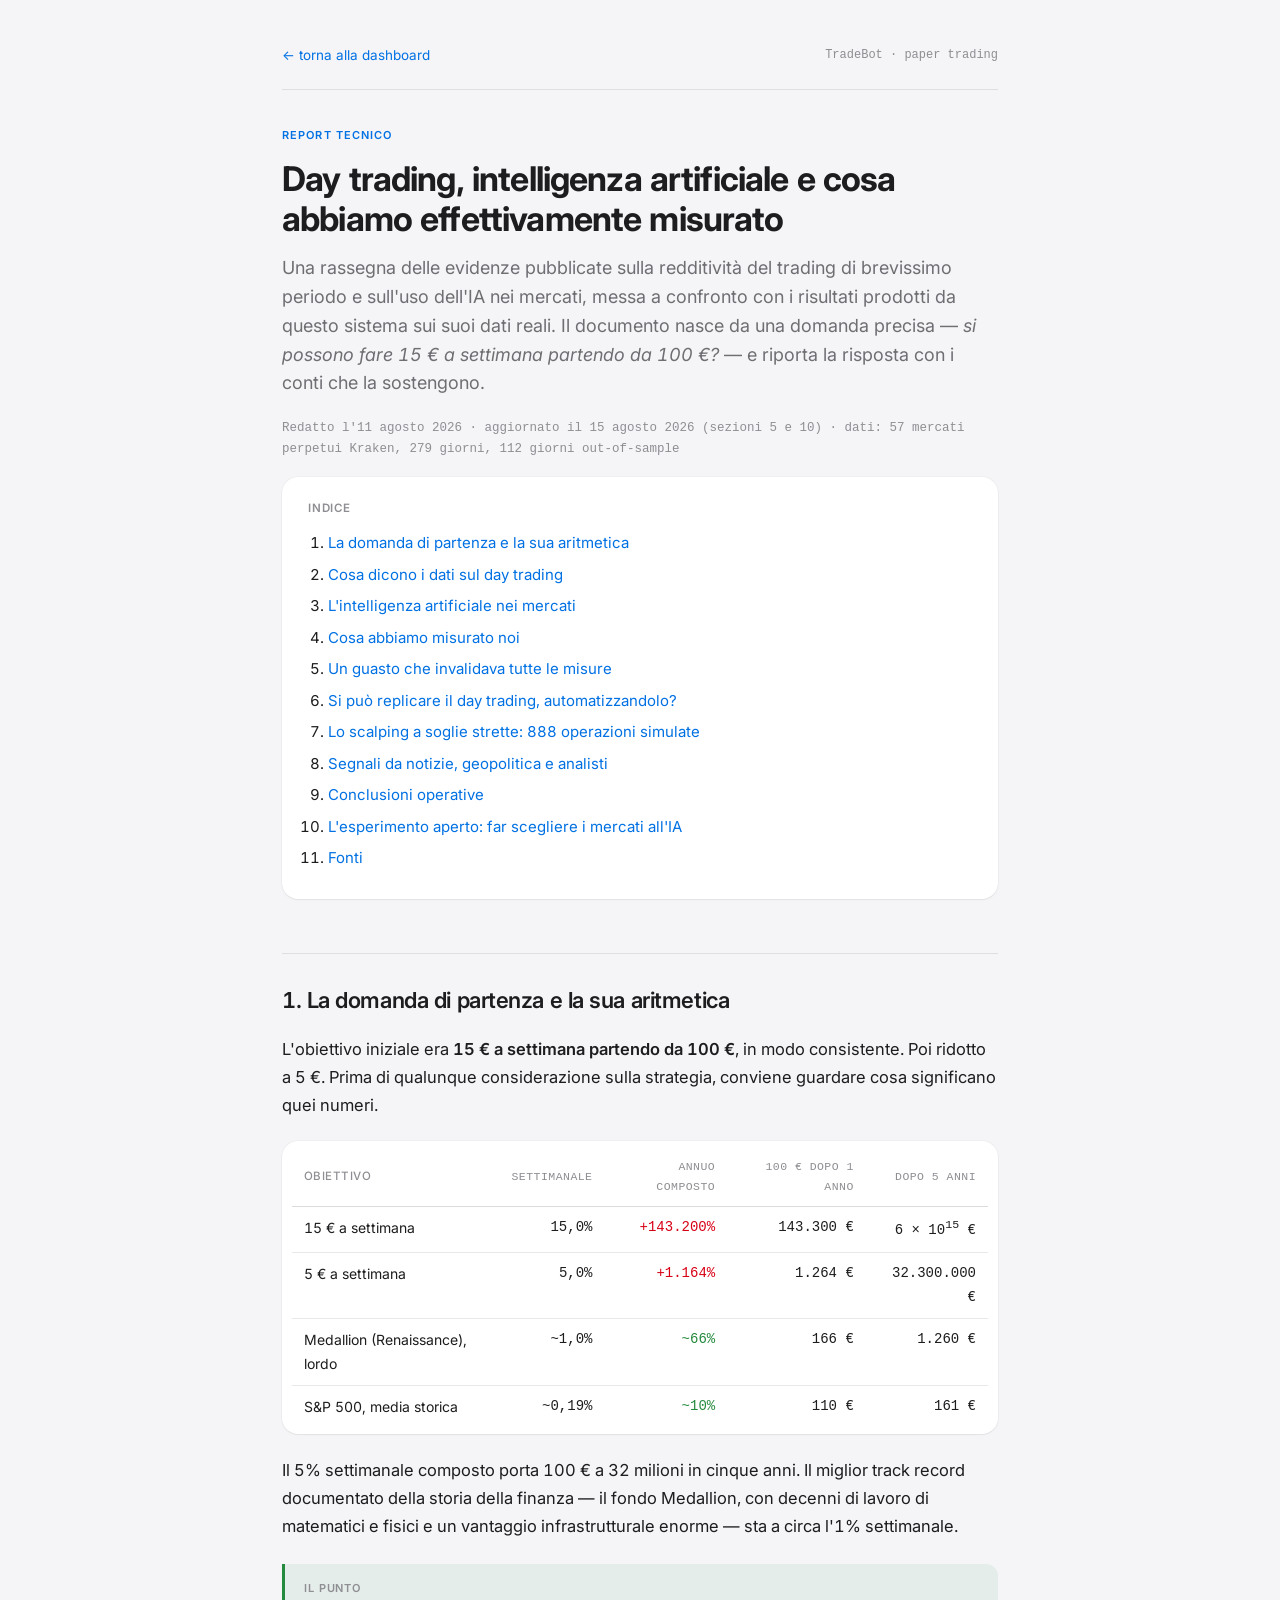
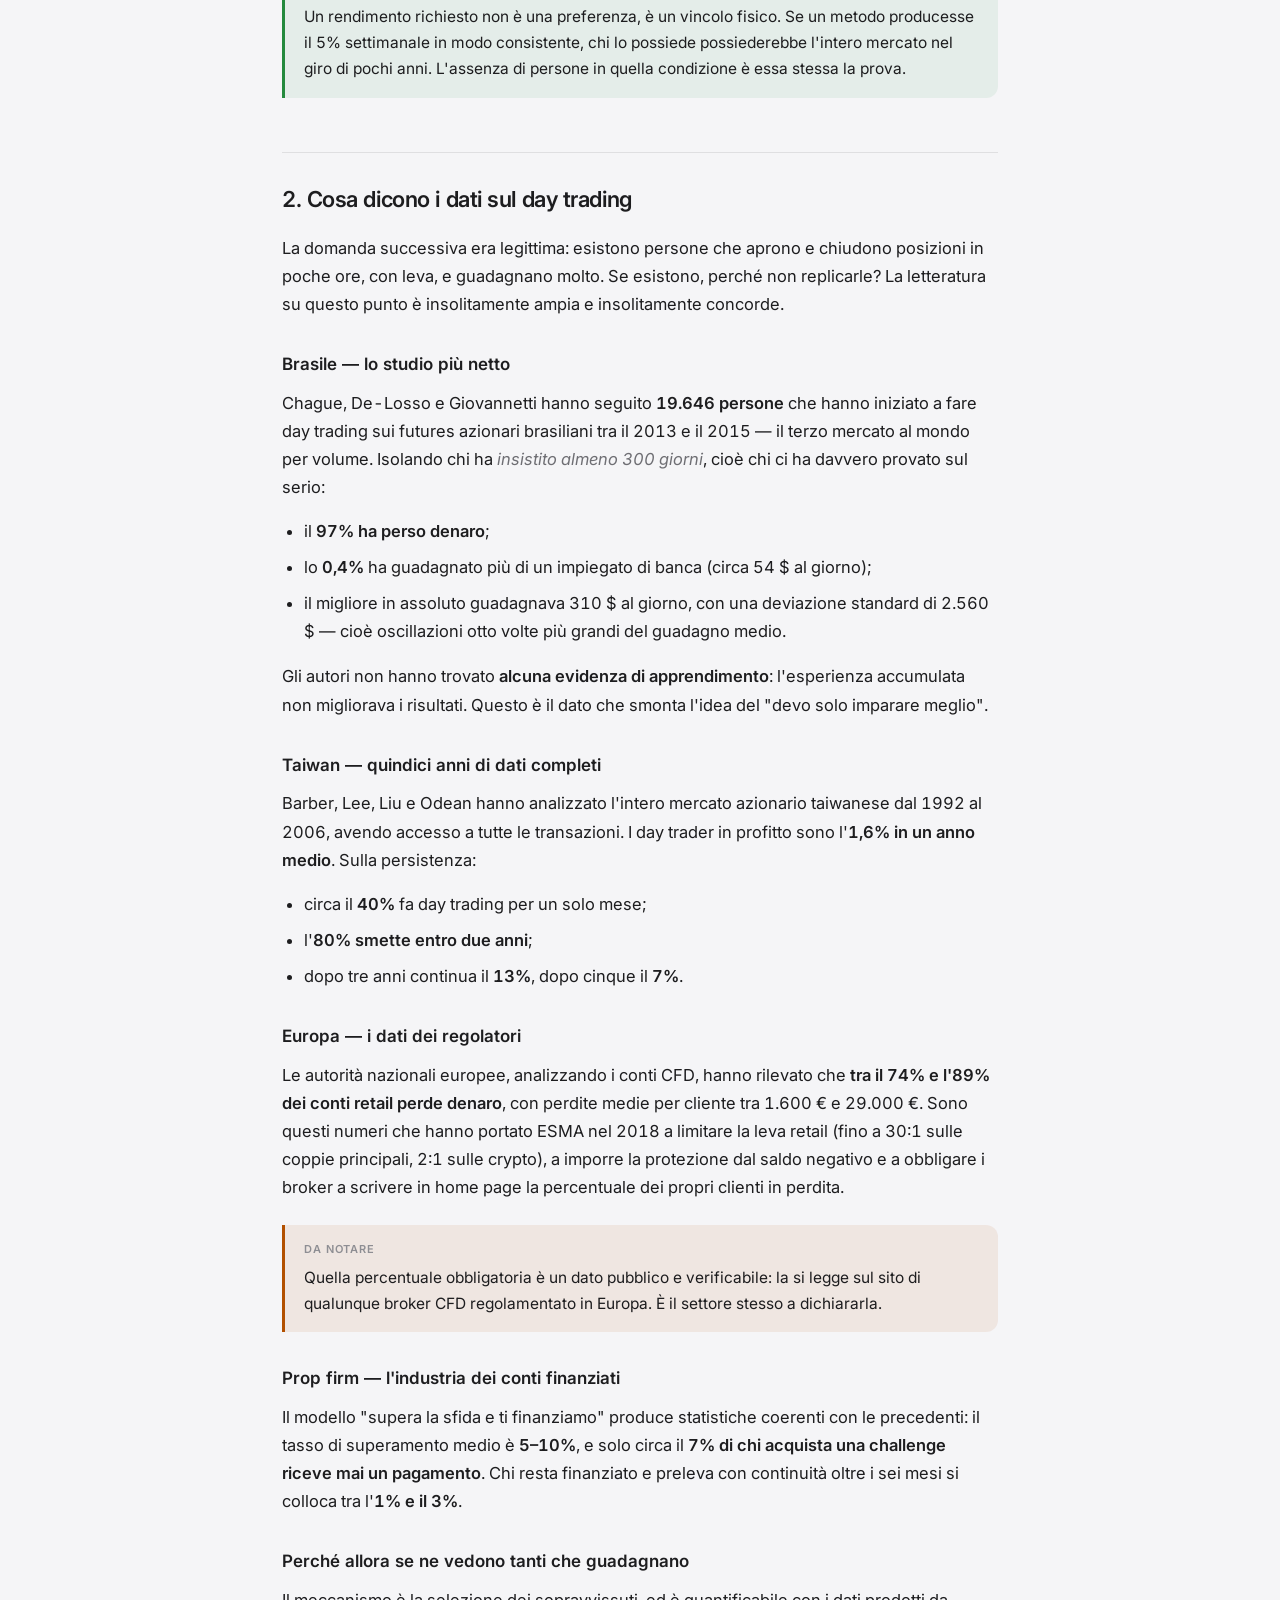
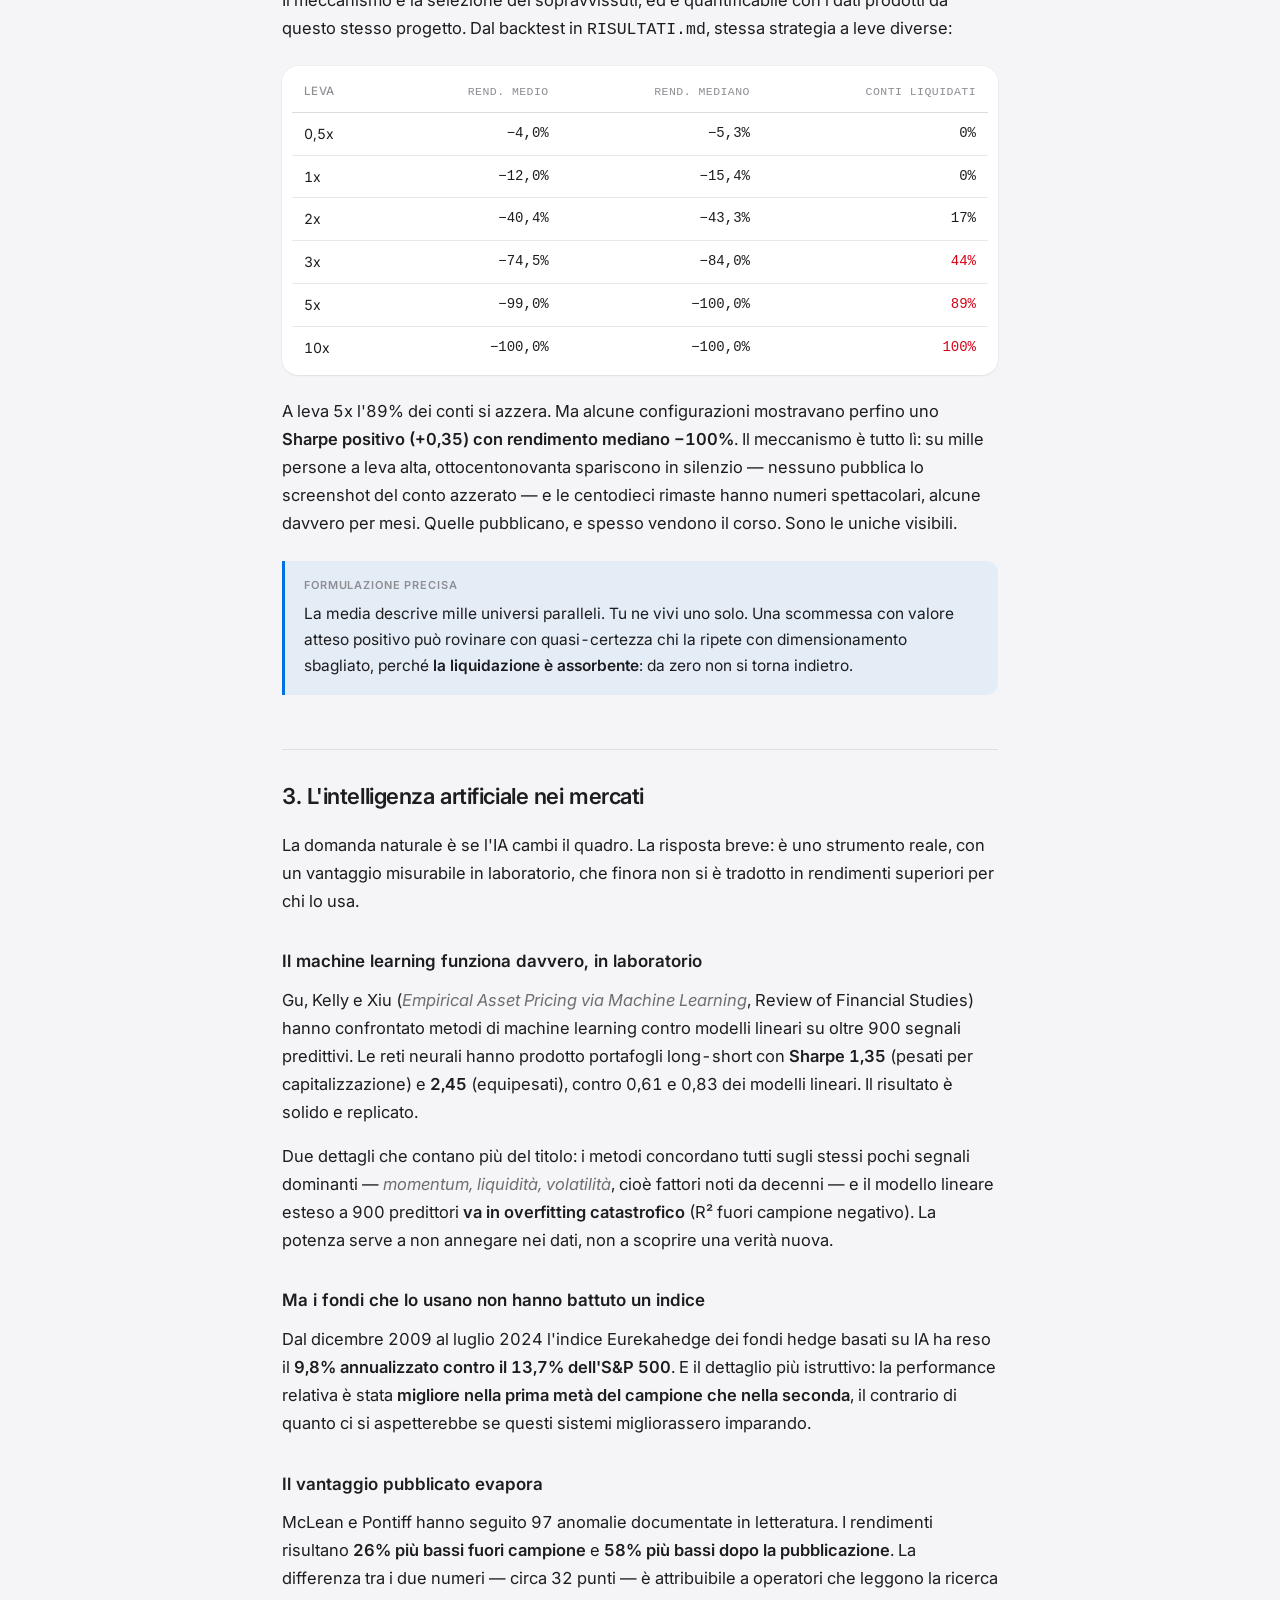
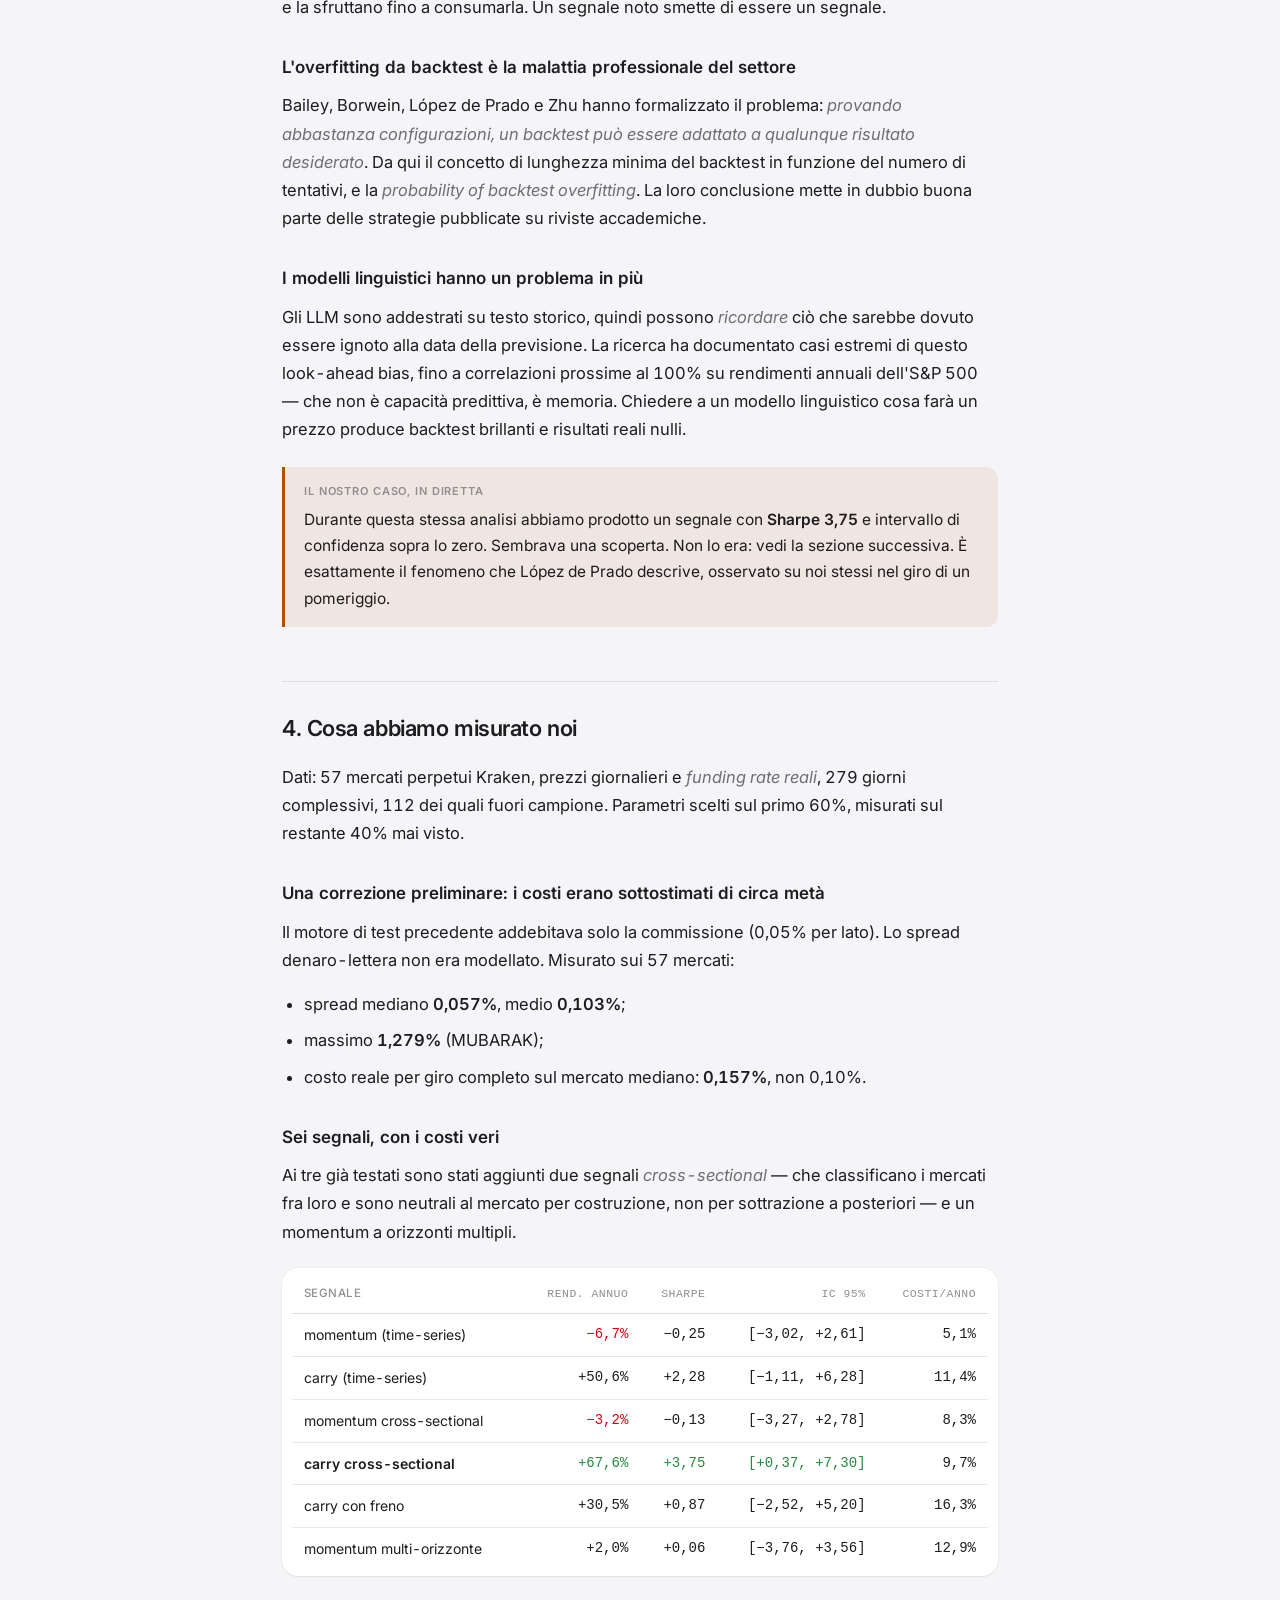
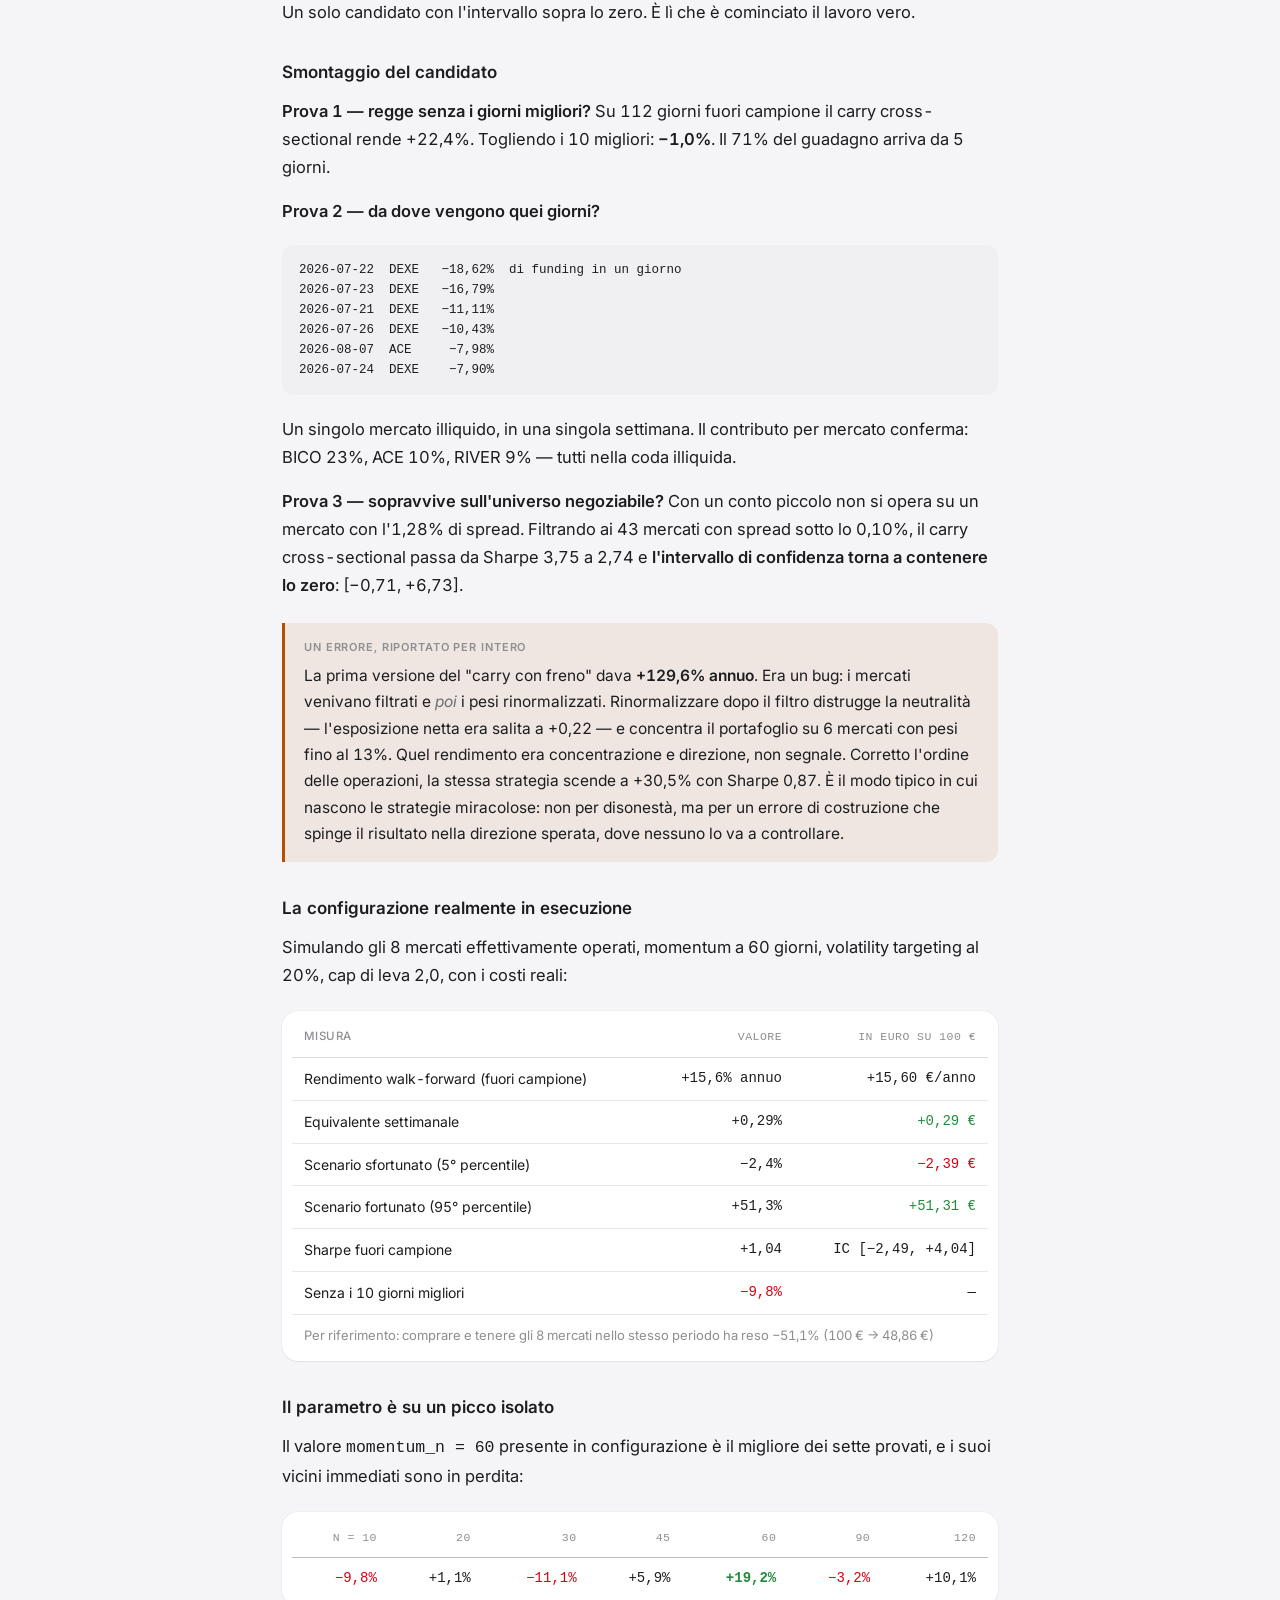
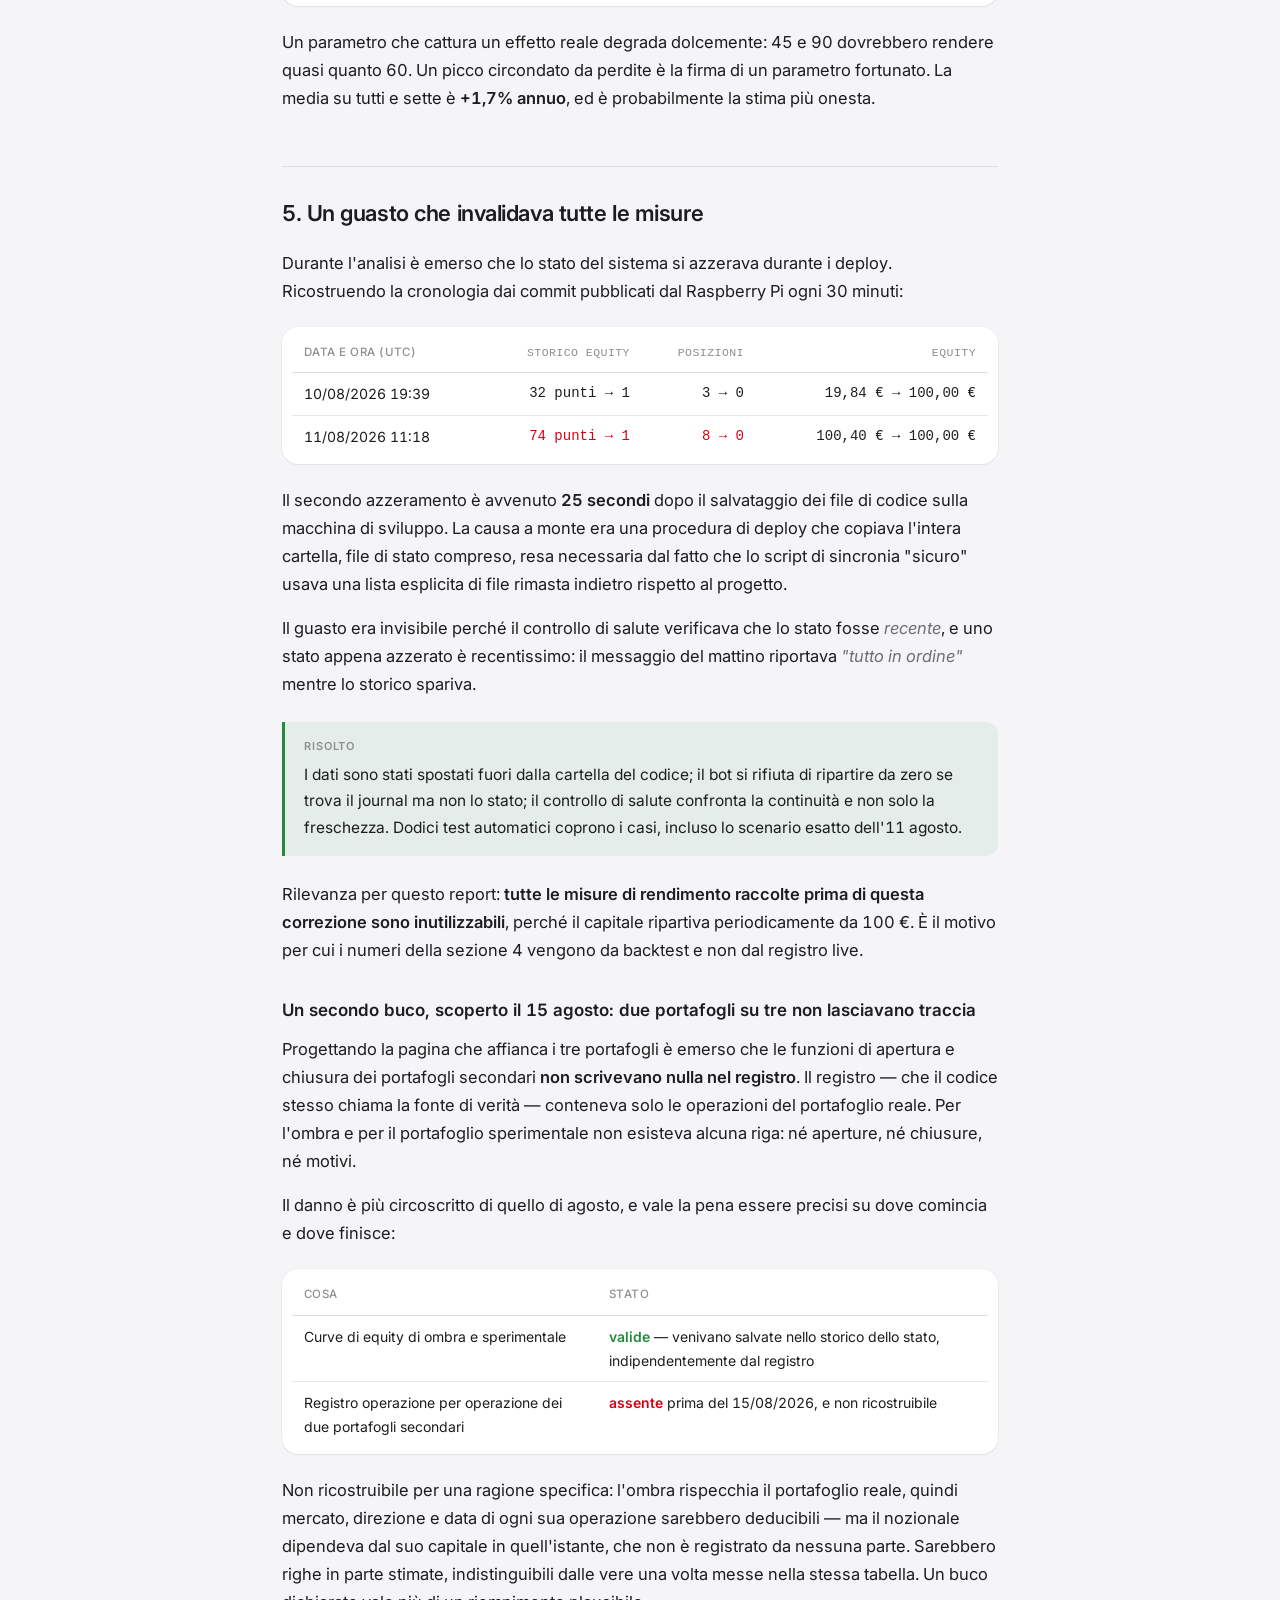
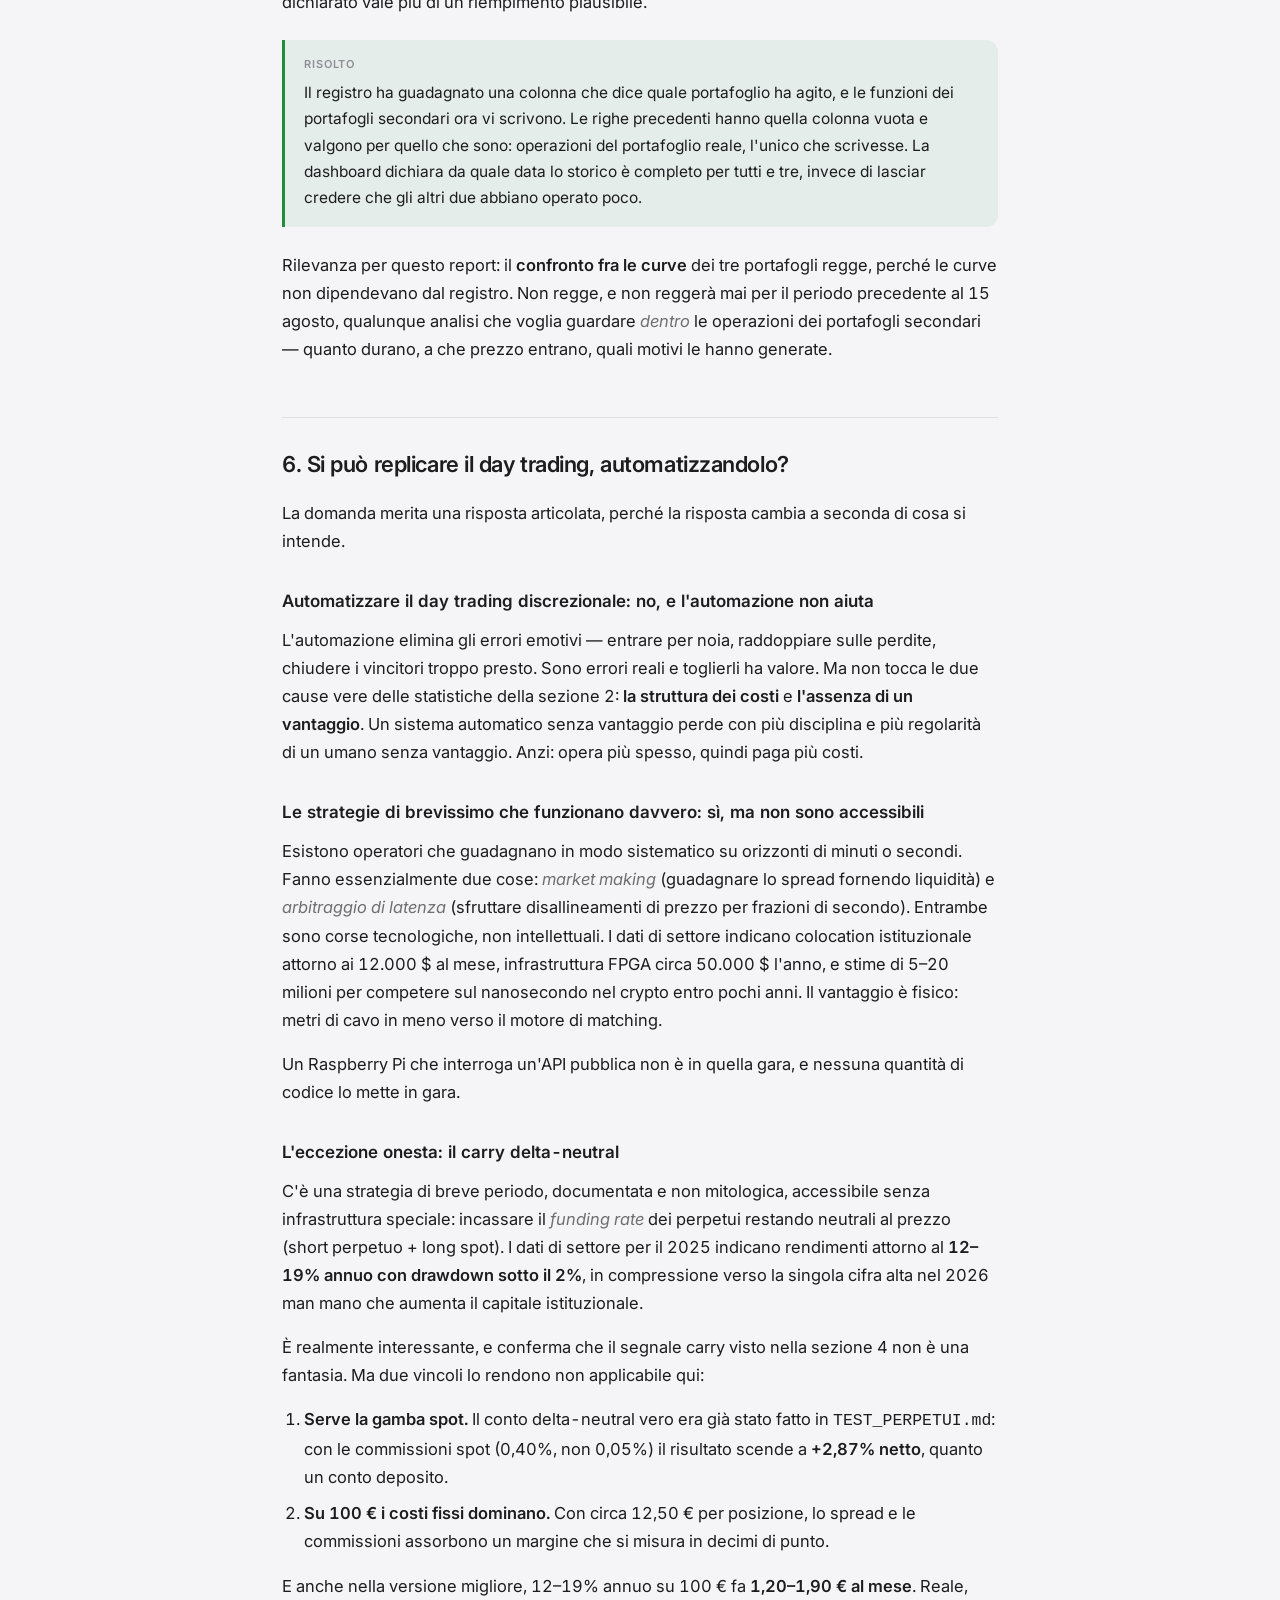
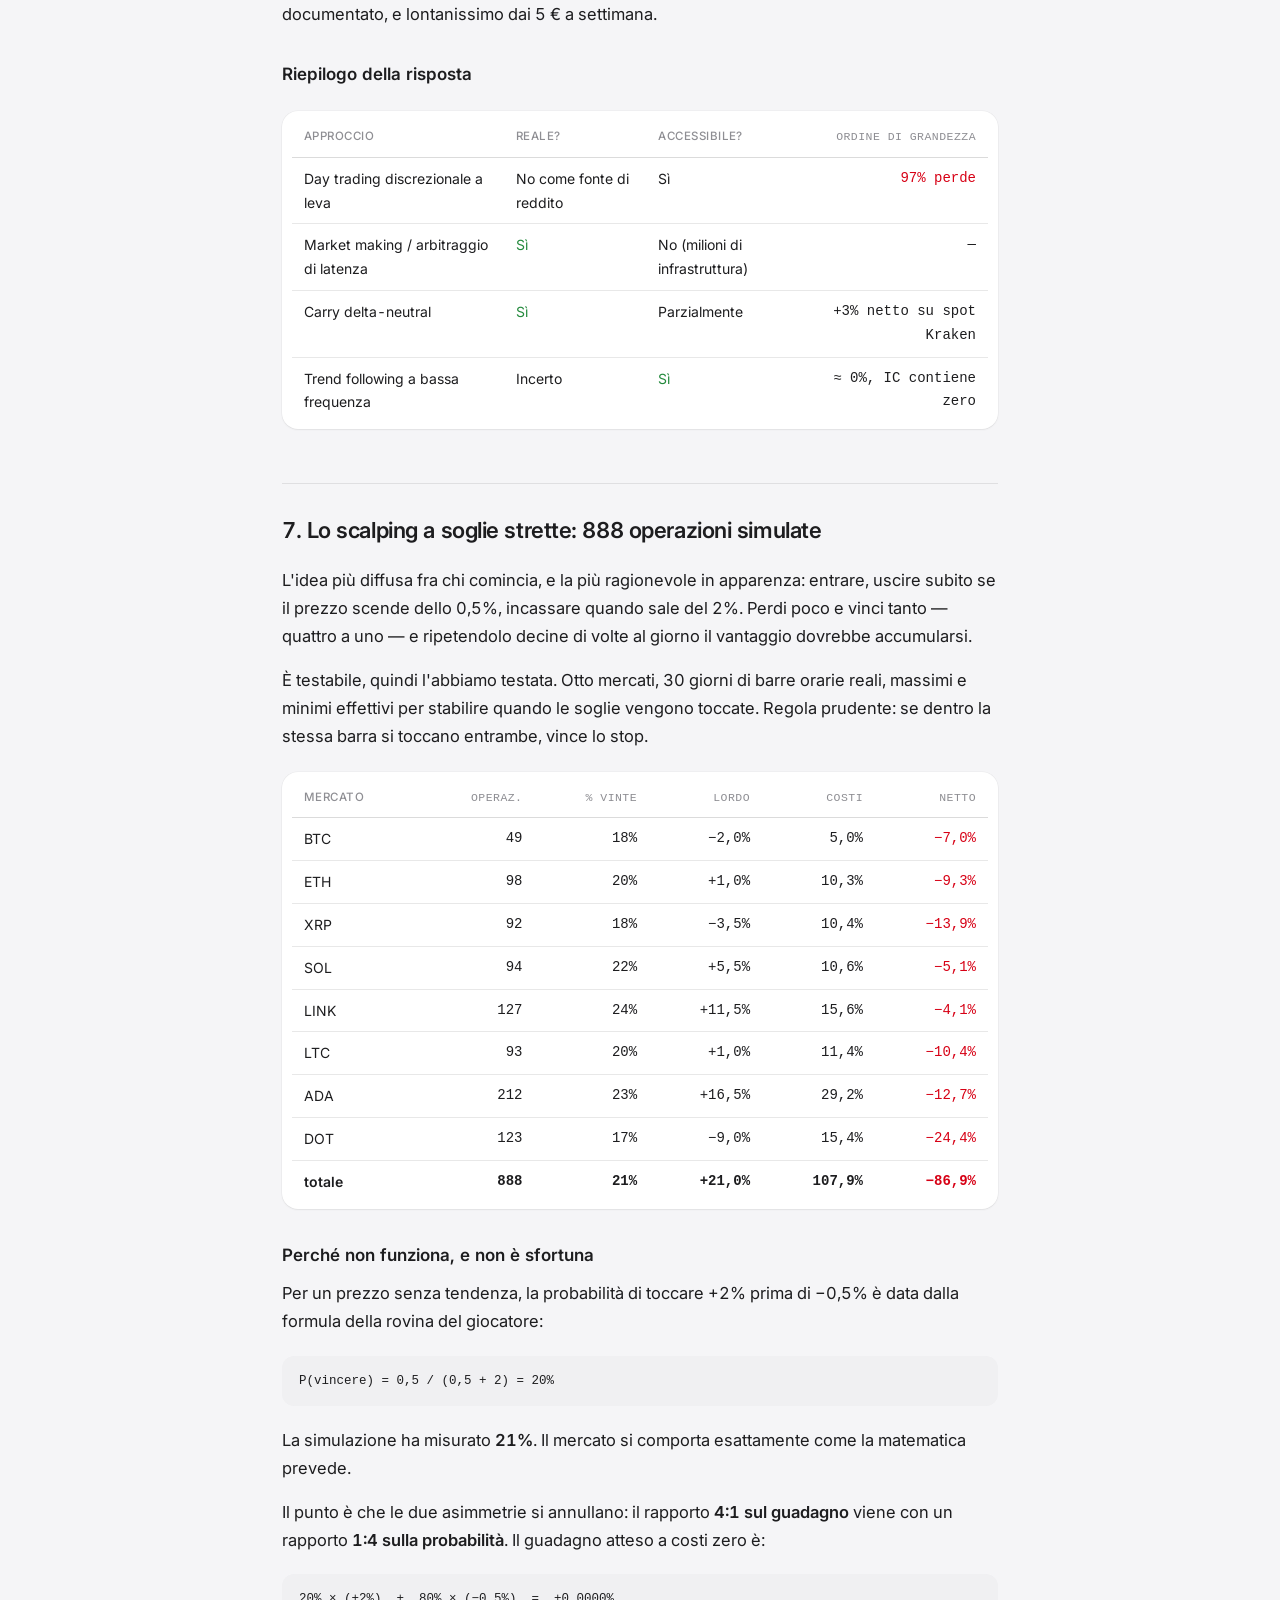
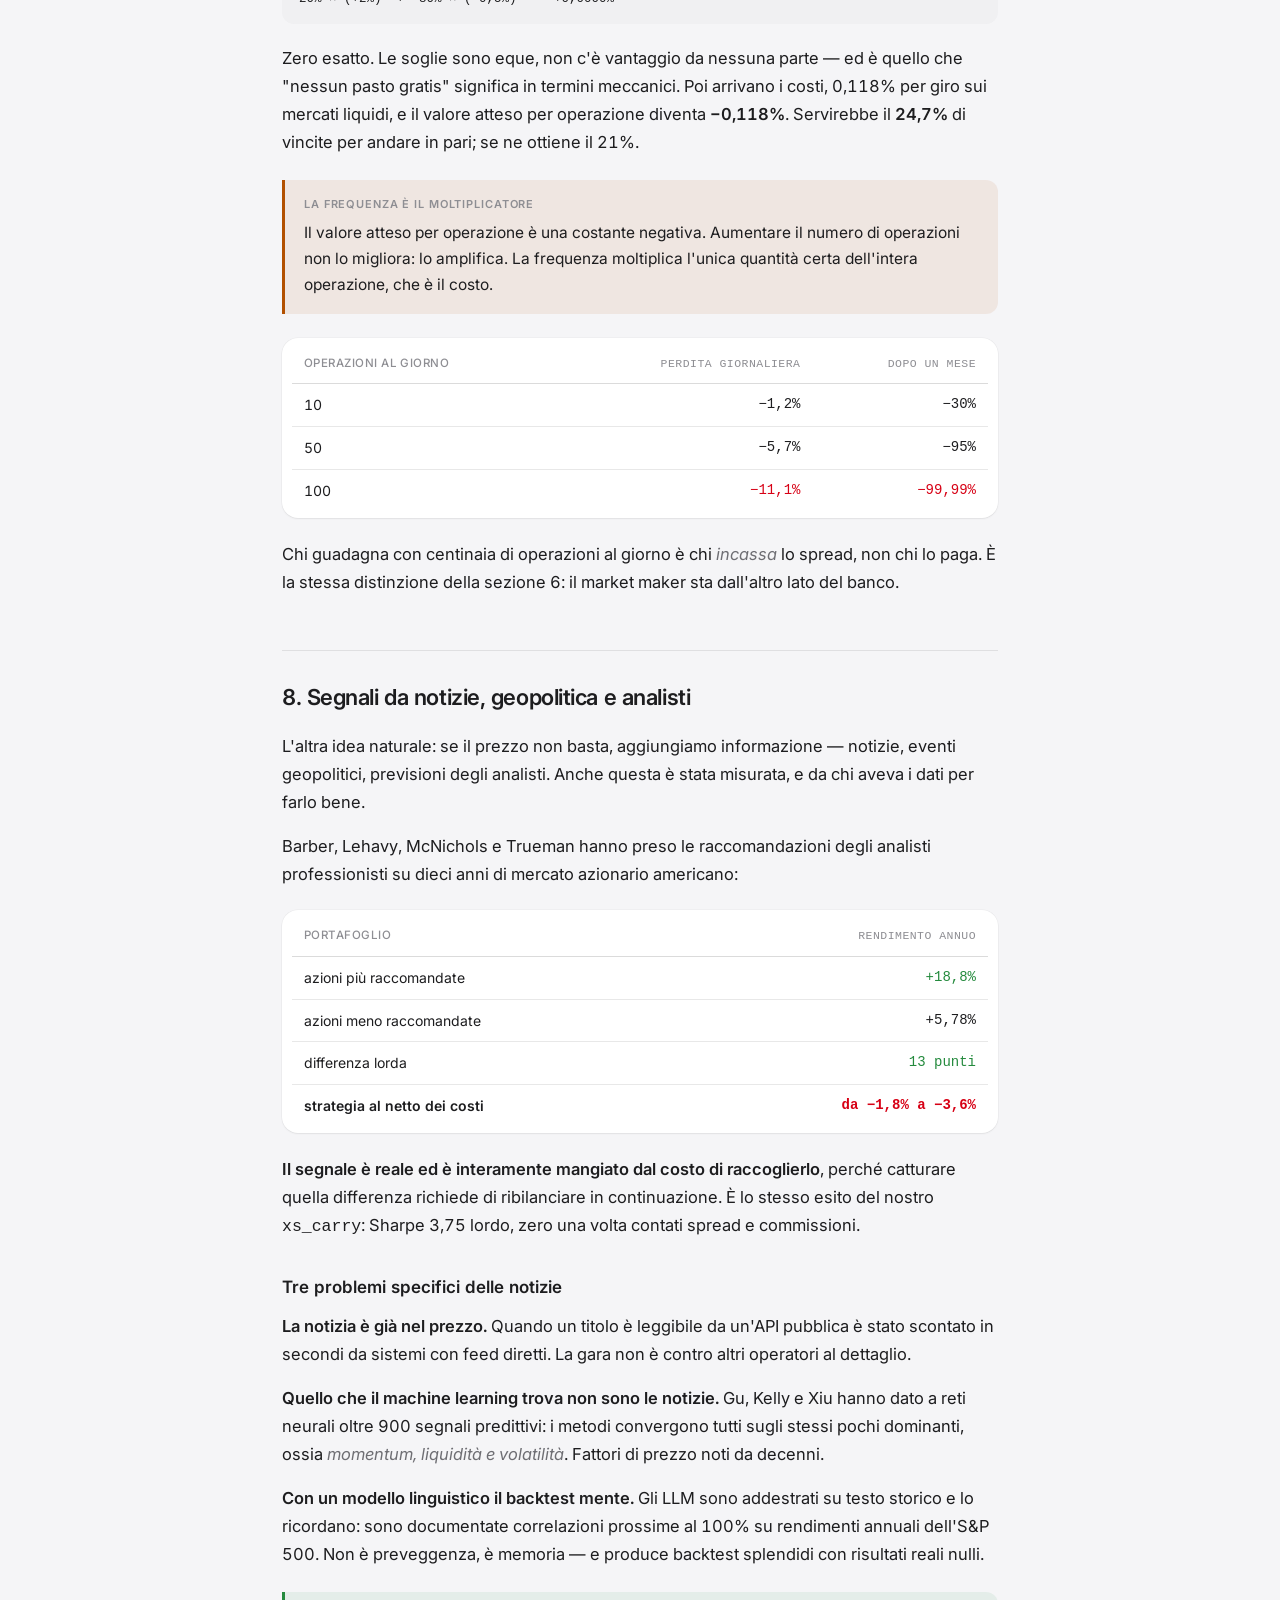
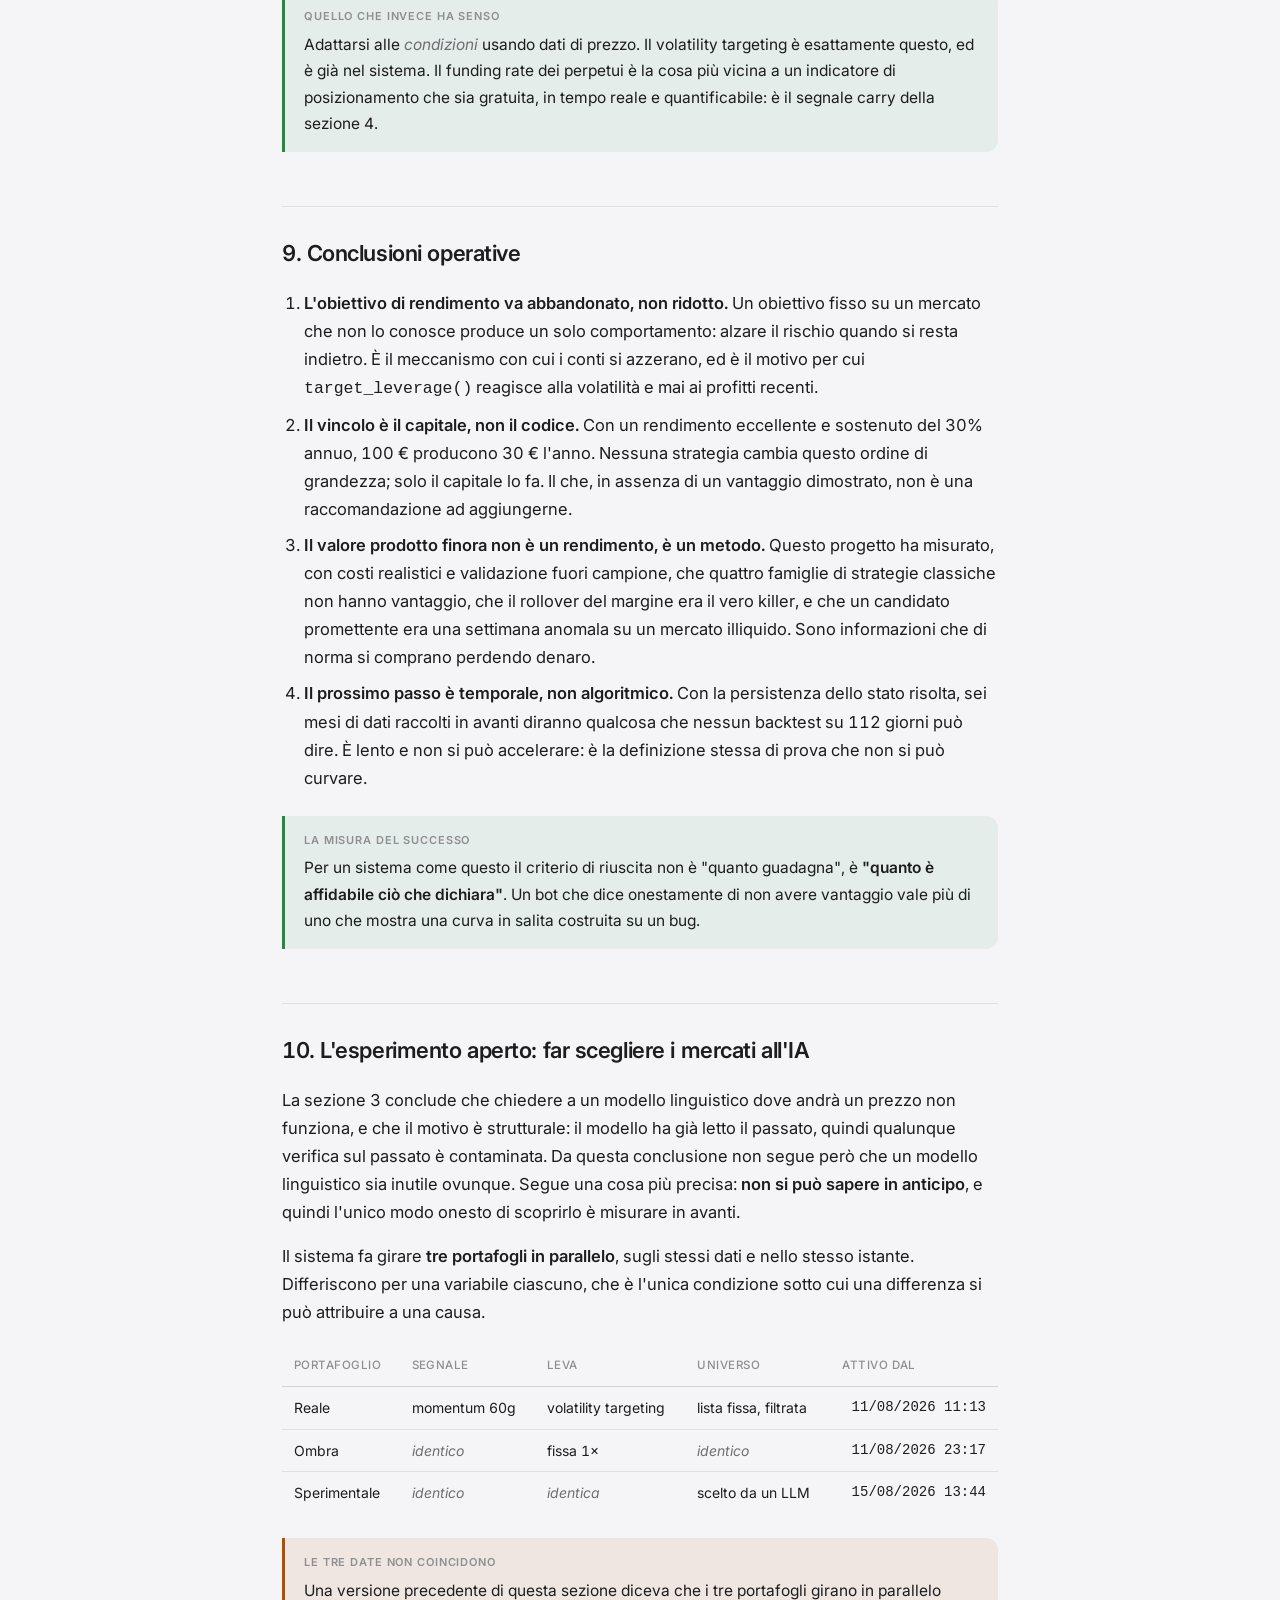
<file: docs/ricerca.html>
<!DOCTYPE html><html lang="it"><head>
<meta charset="utf-8"><meta name="viewport" content="width=device-width,initial-scale=1">
<title>TradeBot — Ricerca: day trading, IA e cosa abbiamo misurato</title>
<meta name="color-scheme" content="light dark">
<link rel="preconnect" href="https://fonts.googleapis.com">
<link href="https://fonts.googleapis.com/css2?family=Inter:wght@400;500;600;700&display=swap" rel="stylesheet">
<!-- tema.css: palette e tipografia, condivise con la dashboard.
     ?v= va incrementato a ogni pubblicazione — GitHub Pages serve con cache. -->
<link rel="stylesheet" href="tema.css?v=4">
<link rel="stylesheet" href="ricerca.css?v=4"></head><body>
<div class="wrap">

<div class="top">
  <a class="back" href="./">← torna alla dashboard</a>
  <span class="mono" style="font-size:12px;color:var(--faint)">TradeBot · paper trading</span>
</div>

<div class="occhiello">Report tecnico</div>
<h1>Day trading, intelligenza artificiale e cosa abbiamo effettivamente misurato</h1>
<p class="sommario">Una rassegna delle evidenze pubblicate sulla redditività del trading di brevissimo
periodo e sull'uso dell'IA nei mercati, messa a confronto con i risultati prodotti da questo
sistema sui suoi dati reali. Il documento nasce da una domanda precisa — <em>si possono fare
15 € a settimana partendo da 100 €?</em> — e riporta la risposta con i conti che la sostengono.</p>
<p class="data mono">Redatto l'11 agosto 2026 · aggiornato il 15 agosto 2026 (sezioni 5 e 10)
· dati: 57 mercati perpetui Kraken, 279 giorni, 112 giorni out-of-sample</p>

<div class="toc">
  <div>Indice</div>
  <ol>
    <li><a href="#p1">La domanda di partenza e la sua aritmetica</a></li>
    <li><a href="#p2">Cosa dicono i dati sul day trading</a></li>
    <li><a href="#p3">L'intelligenza artificiale nei mercati</a></li>
    <li><a href="#p4">Cosa abbiamo misurato noi</a></li>
    <li><a href="#p5">Un guasto che invalidava tutte le misure</a></li>
    <li><a href="#p6">Si può replicare il day trading, automatizzandolo?</a></li>
    <li><a href="#p7">Lo scalping a soglie strette: 888 operazioni simulate</a></li>
    <li><a href="#p8">Segnali da notizie, geopolitica e analisti</a></li>
    <li><a href="#p9">Conclusioni operative</a></li>
    <li><a href="#p10">L'esperimento aperto: far scegliere i mercati all'IA</a></li>
    <li><a href="#fonti">Fonti</a></li>
  </ol>
</div>

<h2 id="p1">1. La domanda di partenza e la sua aritmetica</h2>

<p>L'obiettivo iniziale era <strong>15 € a settimana partendo da 100 €</strong>, in modo
consistente. Poi ridotto a 5 €. Prima di qualunque considerazione sulla strategia, conviene
guardare cosa significano quei numeri.</p>

<div class="tabellabox"><table>
<thead><tr><th>Obiettivo</th><th class="n">Settimanale</th><th class="n">Annuo composto</th><th class="n">100 € dopo 1 anno</th><th class="n">dopo 5 anni</th></tr></thead>
<tbody>
<tr><td>15 € a settimana</td><td class="n">15,0%</td><td class="n down">+143.200%</td><td class="n">143.300 €</td><td class="n">6 × 10<sup>15</sup> €</td></tr>
<tr><td>5 € a settimana</td><td class="n">5,0%</td><td class="n down">+1.164%</td><td class="n">1.264 €</td><td class="n">32.300.000 €</td></tr>
<tr><td>Medallion (Renaissance), lordo</td><td class="n">~1,0%</td><td class="n up">~66%</td><td class="n">166 €</td><td class="n">1.260 €</td></tr>
<tr><td>S&amp;P 500, media storica</td><td class="n">~0,19%</td><td class="n up">~10%</td><td class="n">110 €</td><td class="n">161 €</td></tr>
</tbody></table></div>

<p>Il 5% settimanale composto porta 100 € a 32 milioni in cinque anni. Il miglior track record
documentato della storia della finanza — il fondo Medallion, con decenni di lavoro di
matematici e fisici e un vantaggio infrastrutturale enorme — sta a circa l'1% settimanale.</p>

<div class="nota chiave"><span class="et">Il punto</span>
Un rendimento richiesto non è una preferenza, è un vincolo fisico. Se un metodo producesse il
5% settimanale in modo consistente, chi lo possiede possiederebbe l'intero mercato nel giro di
pochi anni. L'assenza di persone in quella condizione è essa stessa la prova.</div>

<h2 id="p2">2. Cosa dicono i dati sul day trading</h2>

<p>La domanda successiva era legittima: esistono persone che aprono e chiudono posizioni in
poche ore, con leva, e guadagnano molto. Se esistono, perché non replicarle? La letteratura su
questo punto è insolitamente ampia e insolitamente concorde.</p>

<h3>Brasile — lo studio più netto</h3>
<p>Chague, De-Losso e Giovannetti hanno seguito <strong>19.646 persone</strong> che hanno
iniziato a fare day trading sui futures azionari brasiliani tra il 2013 e il 2015 — il terzo
mercato al mondo per volume. Isolando chi ha <em>insistito almeno 300 giorni</em>, cioè chi
ci ha davvero provato sul serio:</p>
<ul>
<li>il <strong>97% ha perso denaro</strong>;</li>
<li>lo <strong>0,4%</strong> ha guadagnato più di un impiegato di banca (circa 54 $ al giorno);</li>
<li>il migliore in assoluto guadagnava 310 $ al giorno, con una deviazione standard di 2.560 $
— cioè oscillazioni otto volte più grandi del guadagno medio.</li>
</ul>
<p>Gli autori non hanno trovato <strong>alcuna evidenza di apprendimento</strong>: l'esperienza
accumulata non migliorava i risultati. Questo è il dato che smonta l'idea del "devo solo
imparare meglio".</p>

<h3>Taiwan — quindici anni di dati completi</h3>
<p>Barber, Lee, Liu e Odean hanno analizzato l'intero mercato azionario taiwanese dal 1992 al
2006, avendo accesso a tutte le transazioni. I day trader in profitto sono l'<strong>1,6% in
un anno medio</strong>. Sulla persistenza:</p>
<ul>
<li>circa il <strong>40%</strong> fa day trading per un solo mese;</li>
<li>l'<strong>80% smette entro due anni</strong>;</li>
<li>dopo tre anni continua il <strong>13%</strong>, dopo cinque il <strong>7%</strong>.</li>
</ul>

<h3>Europa — i dati dei regolatori</h3>
<p>Le autorità nazionali europee, analizzando i conti CFD, hanno rilevato che
<strong>tra il 74% e l'89% dei conti retail perde denaro</strong>, con perdite medie per cliente
tra 1.600 € e 29.000 €. Sono questi numeri che hanno portato ESMA nel 2018 a limitare la leva
retail (fino a 30:1 sulle coppie principali, 2:1 sulle crypto), a imporre la protezione dal
saldo negativo e a obbligare i broker a scrivere in home page la percentuale dei propri
clienti in perdita.</p>

<div class="nota attenzione"><span class="et">Da notare</span>
Quella percentuale obbligatoria è un dato pubblico e verificabile: la si legge sul sito di
qualunque broker CFD regolamentato in Europa. È il settore stesso a dichiararla.</div>

<h3>Prop firm — l'industria dei conti finanziati</h3>
<p>Il modello "supera la sfida e ti finanziamo" produce statistiche coerenti con le precedenti:
il tasso di superamento medio è <strong>5–10%</strong>, e solo circa il <strong>7% di chi
acquista una challenge riceve mai un pagamento</strong>. Chi resta finanziato e preleva con
continuità oltre i sei mesi si colloca tra l'<strong>1% e il 3%</strong>.</p>

<h3>Perché allora se ne vedono tanti che guadagnano</h3>
<p>Il meccanismo è la selezione dei sopravvissuti, ed è quantificabile con i dati prodotti da
questo stesso progetto. Dal backtest in <code>RISULTATI.md</code>, stessa strategia a leve
diverse:</p>

<div class="tabellabox"><table>
<thead><tr><th>Leva</th><th class="n">Rend. medio</th><th class="n">Rend. mediano</th><th class="n">Conti liquidati</th></tr></thead>
<tbody>
<tr><td>0,5x</td><td class="n">−4,0%</td><td class="n">−5,3%</td><td class="n">0%</td></tr>
<tr><td>1x</td><td class="n">−12,0%</td><td class="n">−15,4%</td><td class="n">0%</td></tr>
<tr><td>2x</td><td class="n">−40,4%</td><td class="n">−43,3%</td><td class="n">17%</td></tr>
<tr><td>3x</td><td class="n">−74,5%</td><td class="n">−84,0%</td><td class="n down">44%</td></tr>
<tr><td>5x</td><td class="n">−99,0%</td><td class="n">−100,0%</td><td class="n down">89%</td></tr>
<tr><td>10x</td><td class="n">−100,0%</td><td class="n">−100,0%</td><td class="n down">100%</td></tr>
</tbody></table></div>

<p>A leva 5x l'89% dei conti si azzera. Ma alcune configurazioni mostravano perfino uno
<strong>Sharpe positivo (+0,35) con rendimento mediano −100%</strong>. Il meccanismo è tutto
lì: su mille persone a leva alta, ottocentonovanta spariscono in silenzio — nessuno pubblica lo
screenshot del conto azzerato — e le centodieci rimaste hanno numeri spettacolari, alcune
davvero per mesi. Quelle pubblicano, e spesso vendono il corso. Sono le uniche visibili.</p>

<div class="nota"><span class="et">Formulazione precisa</span>
La media descrive mille universi paralleli. Tu ne vivi uno solo. Una scommessa con valore
atteso positivo può rovinare con quasi-certezza chi la ripete con dimensionamento sbagliato,
perché <strong>la liquidazione è assorbente</strong>: da zero non si torna indietro.</div>

<h2 id="p3">3. L'intelligenza artificiale nei mercati</h2>

<p>La domanda naturale è se l'IA cambi il quadro. La risposta breve: è uno strumento reale, con
un vantaggio misurabile in laboratorio, che finora non si è tradotto in rendimenti superiori
per chi lo usa.</p>

<h3>Il machine learning funziona davvero, in laboratorio</h3>
<p>Gu, Kelly e Xiu (<em>Empirical Asset Pricing via Machine Learning</em>, Review of Financial
Studies) hanno confrontato metodi di machine learning contro modelli lineari su oltre 900
segnali predittivi. Le reti neurali hanno prodotto portafogli long-short con
<strong>Sharpe 1,35</strong> (pesati per capitalizzazione) e <strong>2,45</strong>
(equipesati), contro 0,61 e 0,83 dei modelli lineari. Il risultato è solido e replicato.</p>
<p>Due dettagli che contano più del titolo: i metodi concordano tutti sugli stessi pochi
segnali dominanti — <em>momentum, liquidità, volatilità</em>, cioè fattori noti da decenni — e
il modello lineare esteso a 900 predittori <strong>va in overfitting catastrofico</strong>
(R² fuori campione negativo). La potenza serve a non annegare nei dati, non a scoprire una
verità nuova.</p>

<h3>Ma i fondi che lo usano non hanno battuto un indice</h3>
<p>Dal dicembre 2009 al luglio 2024 l'indice Eurekahedge dei fondi hedge basati su IA ha reso
il <strong>9,8% annualizzato contro il 13,7% dell'S&amp;P 500</strong>. E il dettaglio più
istruttivo: la performance relativa è stata <strong>migliore nella prima metà del campione che
nella seconda</strong>, il contrario di quanto ci si aspetterebbe se questi sistemi
migliorassero imparando.</p>

<h3>Il vantaggio pubblicato evapora</h3>
<p>McLean e Pontiff hanno seguito 97 anomalie documentate in letteratura. I rendimenti risultano
<strong>26% più bassi fuori campione</strong> e <strong>58% più bassi dopo la
pubblicazione</strong>. La differenza tra i due numeri — circa 32 punti — è attribuibile a
operatori che leggono la ricerca e la sfruttano fino a consumarla. Un segnale noto smette di
essere un segnale.</p>

<h3>L'overfitting da backtest è la malattia professionale del settore</h3>
<p>Bailey, Borwein, López de Prado e Zhu hanno formalizzato il problema: <em>provando abbastanza
configurazioni, un backtest può essere adattato a qualunque risultato desiderato</em>. Da qui
il concetto di lunghezza minima del backtest in funzione del numero di tentativi, e la
<em>probability of backtest overfitting</em>. La loro conclusione mette in dubbio buona parte
delle strategie pubblicate su riviste accademiche.</p>

<h3>I modelli linguistici hanno un problema in più</h3>
<p>Gli LLM sono addestrati su testo storico, quindi possono <em>ricordare</em> ciò che sarebbe
dovuto essere ignoto alla data della previsione. La ricerca ha documentato casi estremi di
questo look-ahead bias, fino a correlazioni prossime al 100% su rendimenti annuali dell'S&amp;P
500 — che non è capacità predittiva, è memoria. Chiedere a un modello linguistico cosa farà un
prezzo produce backtest brillanti e risultati reali nulli.</p>

<div class="nota attenzione"><span class="et">Il nostro caso, in diretta</span>
Durante questa stessa analisi abbiamo prodotto un segnale con <strong>Sharpe 3,75</strong> e
intervallo di confidenza sopra lo zero. Sembrava una scoperta. Non lo era: vedi la sezione
successiva. È esattamente il fenomeno che López de Prado descrive, osservato su noi stessi
nel giro di un pomeriggio.</div>

<h2 id="p4">4. Cosa abbiamo misurato noi</h2>

<p>Dati: 57 mercati perpetui Kraken, prezzi giornalieri e <em>funding rate reali</em>, 279
giorni complessivi, 112 dei quali fuori campione. Parametri scelti sul primo 60%, misurati sul
restante 40% mai visto.</p>

<h3>Una correzione preliminare: i costi erano sottostimati di circa metà</h3>
<p>Il motore di test precedente addebitava solo la commissione (0,05% per lato). Lo spread
denaro-lettera non era modellato. Misurato sui 57 mercati:</p>
<ul>
<li>spread mediano <strong>0,057%</strong>, medio <strong>0,103%</strong>;</li>
<li>massimo <strong>1,279%</strong> (MUBARAK);</li>
<li>costo reale per giro completo sul mercato mediano: <strong>0,157%</strong>, non 0,10%.</li>
</ul>

<h3>Sei segnali, con i costi veri</h3>
<p>Ai tre già testati sono stati aggiunti due segnali <em>cross-sectional</em> — che classificano
i mercati fra loro e sono neutrali al mercato per costruzione, non per sottrazione a posteriori
— e un momentum a orizzonti multipli.</p>

<div class="tabellabox"><table>
<thead><tr><th>Segnale</th><th class="n">Rend. annuo</th><th class="n">Sharpe</th><th class="n">IC 95%</th><th class="n">Costi/anno</th></tr></thead>
<tbody>
<tr><td>momentum (time-series)</td><td class="n down">−6,7%</td><td class="n">−0,25</td><td class="n">[−3,02, +2,61]</td><td class="n">5,1%</td></tr>
<tr><td>carry (time-series)</td><td class="n">+50,6%</td><td class="n">+2,28</td><td class="n">[−1,11, +6,28]</td><td class="n">11,4%</td></tr>
<tr><td>momentum cross-sectional</td><td class="n down">−3,2%</td><td class="n">−0,13</td><td class="n">[−3,27, +2,78]</td><td class="n">8,3%</td></tr>
<tr><td><strong>carry cross-sectional</strong></td><td class="n up">+67,6%</td><td class="n up">+3,75</td><td class="n up">[+0,37, +7,30]</td><td class="n">9,7%</td></tr>
<tr><td>carry con freno</td><td class="n">+30,5%</td><td class="n">+0,87</td><td class="n">[−2,52, +5,20]</td><td class="n">16,3%</td></tr>
<tr><td>momentum multi-orizzonte</td><td class="n">+2,0%</td><td class="n">+0,06</td><td class="n">[−3,76, +3,56]</td><td class="n">12,9%</td></tr>
</tbody></table></div>

<p>Un solo candidato con l'intervallo sopra lo zero. È lì che è cominciato il lavoro vero.</p>

<h3>Smontaggio del candidato</h3>
<p><strong>Prova 1 — regge senza i giorni migliori?</strong> Su 112 giorni fuori campione il
carry cross-sectional rende +22,4%. Togliendo i 10 migliori: <strong>−1,0%</strong>. Il 71%
del guadagno arriva da 5 giorni.</p>

<p><strong>Prova 2 — da dove vengono quei giorni?</strong></p>
<pre>2026-07-22  DEXE   −18,62%  di funding in un giorno
2026-07-23  DEXE   −16,79%
2026-07-21  DEXE   −11,11%
2026-07-26  DEXE   −10,43%
2026-08-07  ACE     −7,98%
2026-07-24  DEXE    −7,90%</pre>
<p>Un singolo mercato illiquido, in una singola settimana. Il contributo per mercato conferma:
BICO 23%, ACE 10%, RIVER 9% — tutti nella coda illiquida.</p>

<p><strong>Prova 3 — sopravvive sull'universo negoziabile?</strong> Con un conto piccolo non si
opera su un mercato con l'1,28% di spread. Filtrando ai 43 mercati con spread sotto lo 0,10%,
il carry cross-sectional passa da Sharpe 3,75 a 2,74 e <strong>l'intervallo di confidenza torna
a contenere lo zero</strong>: [−0,71, +6,73].</p>

<div class="nota attenzione"><span class="et">Un errore, riportato per intero</span>
La prima versione del "carry con freno" dava <strong>+129,6% annuo</strong>. Era un bug: i
mercati venivano filtrati e <em>poi</em> i pesi rinormalizzati. Rinormalizzare dopo il filtro
distrugge la neutralità — l'esposizione netta era salita a +0,22 — e concentra il portafoglio
su 6 mercati con pesi fino al 13%. Quel rendimento era concentrazione e direzione, non segnale.
Corretto l'ordine delle operazioni, la stessa strategia scende a +30,5% con Sharpe 0,87.
È il modo tipico in cui nascono le strategie miracolose: non per disonestà, ma per un errore
di costruzione che spinge il risultato nella direzione sperata, dove nessuno lo va a
controllare.</div>

<h3>La configurazione realmente in esecuzione</h3>
<p>Simulando gli 8 mercati effettivamente operati, momentum a 60 giorni, volatility targeting
al 20%, cap di leva 2,0, con i costi reali:</p>

<div class="tabellabox"><table>
<thead><tr><th>Misura</th><th class="n">Valore</th><th class="n">In euro su 100 €</th></tr></thead>
<tbody>
<tr><td>Rendimento walk-forward (fuori campione)</td><td class="n">+15,6% annuo</td><td class="n">+15,60 €/anno</td></tr>
<tr><td>Equivalente settimanale</td><td class="n">+0,29%</td><td class="n up">+0,29 €</td></tr>
<tr><td>Scenario sfortunato (5° percentile)</td><td class="n">−2,4%</td><td class="n down">−2,39 €</td></tr>
<tr><td>Scenario fortunato (95° percentile)</td><td class="n">+51,3%</td><td class="n up">+51,31 €</td></tr>
<tr><td>Sharpe fuori campione</td><td class="n">+1,04</td><td class="n">IC [−2,49, +4,04]</td></tr>
<tr><td>Senza i 10 giorni migliori</td><td class="n down">−9,8%</td><td class="n">—</td></tr>
<tr><td colspan="3" style="color:var(--faint);font-size:13px">Per riferimento: comprare e tenere gli 8 mercati nello stesso periodo ha reso −51,1% (100 € → 48,86 €)</td></tr>
</tbody></table></div>

<h3>Il parametro è su un picco isolato</h3>
<p>Il valore <code>momentum_n = 60</code> presente in configurazione è il migliore dei sette
provati, e i suoi vicini immediati sono in perdita:</p>

<div class="tabellabox"><table>
<thead><tr><th class="n">n = 10</th><th class="n">20</th><th class="n">30</th><th class="n">45</th><th class="n">60</th><th class="n">90</th><th class="n">120</th></tr></thead>
<tbody><tr>
<td class="n down">−9,8%</td><td class="n">+1,1%</td><td class="n down">−11,1%</td><td class="n">+5,9%</td>
<td class="n up"><strong>+19,2%</strong></td><td class="n down">−3,2%</td><td class="n">+10,1%</td>
</tr></tbody></table></div>

<p>Un parametro che cattura un effetto reale degrada dolcemente: 45 e 90 dovrebbero rendere
quasi quanto 60. Un picco circondato da perdite è la firma di un parametro fortunato. La media
su tutti e sette è <strong>+1,7% annuo</strong>, ed è probabilmente la stima più onesta.</p>

<h2 id="p5">5. Un guasto che invalidava tutte le misure</h2>

<p>Durante l'analisi è emerso che lo stato del sistema si azzerava durante i deploy.
Ricostruendo la cronologia dai commit pubblicati dal Raspberry Pi ogni 30 minuti:</p>

<div class="tabellabox"><table>
<thead><tr><th>Data e ora (UTC)</th><th class="n">Storico equity</th><th class="n">Posizioni</th><th class="n">Equity</th></tr></thead>
<tbody>
<tr><td>10/08/2026 19:39</td><td class="n">32 punti → 1</td><td class="n">3 → 0</td><td class="n">19,84 € → 100,00 €</td></tr>
<tr><td>11/08/2026 11:18</td><td class="n down">74 punti → 1</td><td class="n down">8 → 0</td><td class="n">100,40 € → 100,00 €</td></tr>
</tbody></table></div>

<p>Il secondo azzeramento è avvenuto <strong>25 secondi</strong> dopo il salvataggio dei file di
codice sulla macchina di sviluppo. La causa a monte era una procedura di deploy che copiava
l'intera cartella, file di stato compreso, resa necessaria dal fatto che lo script di sincronia
"sicuro" usava una lista esplicita di file rimasta indietro rispetto al progetto.</p>

<p>Il guasto era invisibile perché il controllo di salute verificava che lo stato fosse
<em>recente</em>, e uno stato appena azzerato è recentissimo: il messaggio del mattino
riportava <em>"tutto in ordine"</em> mentre lo storico spariva.</p>

<div class="nota chiave"><span class="et">Risolto</span>
I dati sono stati spostati fuori dalla cartella del codice; il bot si rifiuta di ripartire da
zero se trova il journal ma non lo stato; il controllo di salute confronta la continuità e non
solo la freschezza. Dodici test automatici coprono i casi, incluso lo scenario esatto
dell'11 agosto.</div>

<p>Rilevanza per questo report: <strong>tutte le misure di rendimento raccolte prima di questa
correzione sono inutilizzabili</strong>, perché il capitale ripartiva periodicamente da 100 €.
È il motivo per cui i numeri della sezione 4 vengono da backtest e non dal registro live.</p>

<h3>Un secondo buco, scoperto il 15 agosto: due portafogli su tre non lasciavano traccia</h3>

<p>Progettando la pagina che affianca i tre portafogli è emerso che le funzioni di apertura e
chiusura dei portafogli secondari <strong>non scrivevano nulla nel registro</strong>. Il registro
— che il codice stesso chiama la fonte di verità — conteneva solo le operazioni del portafoglio
reale. Per l'ombra e per il portafoglio sperimentale non esisteva alcuna riga: né aperture, né
chiusure, né motivi.</p>

<p>Il danno è più circoscritto di quello di agosto, e vale la pena essere precisi su dove
comincia e dove finisce:</p>

<div class="tabellabox"><table>
<thead><tr><th>Cosa</th><th>Stato</th></tr></thead>
<tbody>
<tr><td>Curve di equity di ombra e sperimentale</td><td><strong class="up">valide</strong> — venivano salvate nello storico dello stato, indipendentemente dal registro</td></tr>
<tr><td>Registro operazione per operazione dei due portafogli secondari</td><td><strong class="down">assente</strong> prima del 15/08/2026, e non ricostruibile</td></tr>
</tbody></table></div>

<p>Non ricostruibile per una ragione specifica: l'ombra rispecchia il portafoglio reale, quindi
mercato, direzione e data di ogni sua operazione sarebbero deducibili — ma il nozionale dipendeva
dal suo capitale in quell'istante, che non è registrato da nessuna parte. Sarebbero righe in
parte stimate, indistinguibili dalle vere una volta messe nella stessa tabella. Un buco
dichiarato vale più di un riempimento plausibile.</p>

<div class="nota chiave"><span class="et">Risolto</span>
Il registro ha guadagnato una colonna che dice quale portafoglio ha agito, e le funzioni dei
portafogli secondari ora vi scrivono. Le righe precedenti hanno quella colonna vuota e valgono
per quello che sono: operazioni del portafoglio reale, l'unico che scrivesse. La dashboard
dichiara da quale data lo storico è completo per tutti e tre, invece di lasciar credere che gli
altri due abbiano operato poco.</div>

<p>Rilevanza per questo report: il <strong>confronto fra le curve</strong> dei tre portafogli
regge, perché le curve non dipendevano dal registro. Non regge, e non reggerà mai per il periodo
precedente al 15 agosto, qualunque analisi che voglia guardare <em>dentro</em> le operazioni dei
portafogli secondari — quanto durano, a che prezzo entrano, quali motivi le hanno generate.</p>

<h2 id="p6">6. Si può replicare il day trading, automatizzandolo?</h2>

<p>La domanda merita una risposta articolata, perché la risposta cambia a seconda di cosa si
intende.</p>

<h3>Automatizzare il day trading discrezionale: no, e l'automazione non aiuta</h3>
<p>L'automazione elimina gli errori emotivi — entrare per noia, raddoppiare sulle perdite,
chiudere i vincitori troppo presto. Sono errori reali e toglierli ha valore. Ma non tocca le
due cause vere delle statistiche della sezione 2: <strong>la struttura dei costi</strong> e
<strong>l'assenza di un vantaggio</strong>. Un sistema automatico senza vantaggio perde con più
disciplina e più regolarità di un umano senza vantaggio. Anzi: opera più spesso, quindi paga
più costi.</p>

<h3>Le strategie di brevissimo che funzionano davvero: sì, ma non sono accessibili</h3>
<p>Esistono operatori che guadagnano in modo sistematico su orizzonti di minuti o secondi. Fanno
essenzialmente due cose: <em>market making</em> (guadagnare lo spread fornendo liquidità) e
<em>arbitraggio di latenza</em> (sfruttare disallineamenti di prezzo per frazioni di secondo).
Entrambe sono corse tecnologiche, non intellettuali. I dati di settore indicano colocation
istituzionale attorno ai 12.000 $ al mese, infrastruttura FPGA circa 50.000 $ l'anno, e stime
di 5–20 milioni per competere sul nanosecondo nel crypto entro pochi anni. Il vantaggio è
fisico: metri di cavo in meno verso il motore di matching.</p>
<p>Un Raspberry Pi che interroga un'API pubblica non è in quella gara, e nessuna quantità di
codice lo mette in gara.</p>

<h3>L'eccezione onesta: il carry delta-neutral</h3>
<p>C'è una strategia di breve periodo, documentata e non mitologica, accessibile senza
infrastruttura speciale: incassare il <em>funding rate</em> dei perpetui restando neutrali al
prezzo (short perpetuo + long spot). I dati di settore per il 2025 indicano rendimenti attorno
al <strong>12–19% annuo con drawdown sotto il 2%</strong>, in compressione verso la singola
cifra alta nel 2026 man mano che aumenta il capitale istituzionale.</p>
<p>È realmente interessante, e conferma che il segnale carry visto nella sezione 4 non è una
fantasia. Ma due vincoli lo rendono non applicabile qui:</p>
<ol>
<li><strong>Serve la gamba spot.</strong> Il conto delta-neutral vero era già stato fatto in
<code>TEST_PERPETUI.md</code>: con le commissioni spot (0,40%, non 0,05%) il risultato scende a
<strong>+2,87% netto</strong>, quanto un conto deposito.</li>
<li><strong>Su 100 € i costi fissi dominano.</strong> Con circa 12,50 € per posizione, lo spread
e le commissioni assorbono un margine che si misura in decimi di punto.</li>
</ol>
<p>E anche nella versione migliore, 12–19% annuo su 100 € fa <strong>1,20–1,90 € al
mese</strong>. Reale, documentato, e lontanissimo dai 5 € a settimana.</p>

<h3>Riepilogo della risposta</h3>
<div class="tabellabox"><table>
<thead><tr><th>Approccio</th><th>Reale?</th><th>Accessibile?</th><th class="n">Ordine di grandezza</th></tr></thead>
<tbody>
<tr><td>Day trading discrezionale a leva</td><td>No come fonte di reddito</td><td>Sì</td><td class="n down">97% perde</td></tr>
<tr><td>Market making / arbitraggio di latenza</td><td class="up">Sì</td><td>No (milioni di infrastruttura)</td><td class="n">—</td></tr>
<tr><td>Carry delta-neutral</td><td class="up">Sì</td><td>Parzialmente</td><td class="n">+3% netto su spot Kraken</td></tr>
<tr><td>Trend following a bassa frequenza</td><td>Incerto</td><td class="up">Sì</td><td class="n">≈ 0%, IC contiene zero</td></tr>
</tbody></table></div>

<h2 id="p7">7. Lo scalping a soglie strette: 888 operazioni simulate</h2>

<p>L'idea più diffusa fra chi comincia, e la più ragionevole in apparenza: entrare,
uscire subito se il prezzo scende dello 0,5%, incassare quando sale del 2%. Perdi poco
e vinci tanto — quattro a uno — e ripetendolo decine di volte al giorno il vantaggio
dovrebbe accumularsi.</p>

<p>È testabile, quindi l'abbiamo testata. Otto mercati, 30 giorni di barre orarie reali,
massimi e minimi effettivi per stabilire quando le soglie vengono toccate. Regola
prudente: se dentro la stessa barra si toccano entrambe, vince lo stop.</p>

<div class="tabellabox"><table>
<thead><tr><th>mercato</th><th class="n">operaz.</th><th class="n">% vinte</th><th class="n">lordo</th><th class="n">costi</th><th class="n">netto</th></tr></thead>
<tbody>
<tr><td>BTC</td><td class="n">49</td><td class="n">18%</td><td class="n">−2,0%</td><td class="n">5,0%</td><td class="n down">−7,0%</td></tr>
<tr><td>ETH</td><td class="n">98</td><td class="n">20%</td><td class="n">+1,0%</td><td class="n">10,3%</td><td class="n down">−9,3%</td></tr>
<tr><td>XRP</td><td class="n">92</td><td class="n">18%</td><td class="n">−3,5%</td><td class="n">10,4%</td><td class="n down">−13,9%</td></tr>
<tr><td>SOL</td><td class="n">94</td><td class="n">22%</td><td class="n">+5,5%</td><td class="n">10,6%</td><td class="n down">−5,1%</td></tr>
<tr><td>LINK</td><td class="n">127</td><td class="n">24%</td><td class="n">+11,5%</td><td class="n">15,6%</td><td class="n down">−4,1%</td></tr>
<tr><td>LTC</td><td class="n">93</td><td class="n">20%</td><td class="n">+1,0%</td><td class="n">11,4%</td><td class="n down">−10,4%</td></tr>
<tr><td>ADA</td><td class="n">212</td><td class="n">23%</td><td class="n">+16,5%</td><td class="n">29,2%</td><td class="n down">−12,7%</td></tr>
<tr><td>DOT</td><td class="n">123</td><td class="n">17%</td><td class="n">−9,0%</td><td class="n">15,4%</td><td class="n down">−24,4%</td></tr>
<tr><td><strong>totale</strong></td><td class="n"><strong>888</strong></td><td class="n"><strong>21%</strong></td><td class="n"><strong>+21,0%</strong></td><td class="n"><strong>107,9%</strong></td><td class="n down"><strong>−86,9%</strong></td></tr>
</tbody></table></div>

<h3>Perché non funziona, e non è sfortuna</h3>

<p>Per un prezzo senza tendenza, la probabilità di toccare +2% prima di −0,5% è data
dalla formula della rovina del giocatore:</p>

<pre>P(vincere) = 0,5 / (0,5 + 2) = 20%</pre>

<p>La simulazione ha misurato <strong>21%</strong>. Il mercato si comporta esattamente
come la matematica prevede.</p>

<p>Il punto è che le due asimmetrie si annullano: il rapporto <strong>4:1 sul
guadagno</strong> viene con un rapporto <strong>1:4 sulla probabilità</strong>. Il
guadagno atteso a costi zero è:</p>

<pre>20% × (+2%)  +  80% × (−0,5%)  =  +0,0000%</pre>

<p>Zero esatto. Le soglie sono eque, non c'è vantaggio da nessuna parte — ed è quello
che "nessun pasto gratis" significa in termini meccanici. Poi arrivano i costi, 0,118%
per giro sui mercati liquidi, e il valore atteso per operazione diventa
<strong>−0,118%</strong>. Servirebbe il <strong>24,7%</strong> di vincite per andare
in pari; se ne ottiene il 21%.</p>

<div class="nota attenzione"><span class="et">La frequenza è il moltiplicatore</span>
Il valore atteso per operazione è una costante negativa. Aumentare il numero di
operazioni non lo migliora: lo amplifica. La frequenza moltiplica l'unica quantità
certa dell'intera operazione, che è il costo.</div>

<div class="tabellabox"><table>
<thead><tr><th>operazioni al giorno</th><th class="n">perdita giornaliera</th><th class="n">dopo un mese</th></tr></thead>
<tbody>
<tr><td>10</td><td class="n">−1,2%</td><td class="n">−30%</td></tr>
<tr><td>50</td><td class="n">−5,7%</td><td class="n">−95%</td></tr>
<tr><td>100</td><td class="n down">−11,1%</td><td class="n down">−99,99%</td></tr>
</tbody></table></div>

<p>Chi guadagna con centinaia di operazioni al giorno è chi <em>incassa</em> lo spread,
non chi lo paga. È la stessa distinzione della sezione 6: il market maker sta dall'altro
lato del banco.</p>

<h2 id="p8">8. Segnali da notizie, geopolitica e analisti</h2>

<p>L'altra idea naturale: se il prezzo non basta, aggiungiamo informazione — notizie,
eventi geopolitici, previsioni degli analisti. Anche questa è stata misurata, e da chi
aveva i dati per farlo bene.</p>

<p>Barber, Lehavy, McNichols e Trueman hanno preso le raccomandazioni degli analisti
professionisti su dieci anni di mercato azionario americano:</p>

<div class="tabellabox"><table>
<thead><tr><th>Portafoglio</th><th class="n">Rendimento annuo</th></tr></thead>
<tbody>
<tr><td>azioni più raccomandate</td><td class="n up">+18,8%</td></tr>
<tr><td>azioni meno raccomandate</td><td class="n">+5,78%</td></tr>
<tr><td>differenza lorda</td><td class="n up">13 punti</td></tr>
<tr><td><strong>strategia al netto dei costi</strong></td><td class="n down"><strong>da −1,8% a −3,6%</strong></td></tr>
</tbody></table></div>

<p><strong>Il segnale è reale ed è interamente mangiato dal costo di raccoglierlo</strong>,
perché catturare quella differenza richiede di ribilanciare in continuazione. È lo stesso
esito del nostro <code>xs_carry</code>: Sharpe 3,75 lordo, zero una volta contati spread
e commissioni.</p>

<h3>Tre problemi specifici delle notizie</h3>

<p><strong>La notizia è già nel prezzo.</strong> Quando un titolo è leggibile da un'API
pubblica è stato scontato in secondi da sistemi con feed diretti. La gara non è contro
altri operatori al dettaglio.</p>

<p><strong>Quello che il machine learning trova non sono le notizie.</strong> Gu, Kelly e
Xiu hanno dato a reti neurali oltre 900 segnali predittivi: i metodi convergono tutti
sugli stessi pochi dominanti, ossia <em>momentum, liquidità e volatilità</em>. Fattori
di prezzo noti da decenni.</p>

<p><strong>Con un modello linguistico il backtest mente.</strong> Gli LLM sono addestrati
su testo storico e lo ricordano: sono documentate correlazioni prossime al 100% su
rendimenti annuali dell'S&amp;P 500. Non è preveggenza, è memoria — e produce backtest
splendidi con risultati reali nulli.</p>

<div class="nota chiave"><span class="et">Quello che invece ha senso</span>
Adattarsi alle <em>condizioni</em> usando dati di prezzo. Il volatility targeting è
esattamente questo, ed è già nel sistema. Il funding rate dei perpetui è la cosa più
vicina a un indicatore di posizionamento che sia gratuita, in tempo reale e
quantificabile: è il segnale carry della sezione 4.</div>

<h2 id="p9">9. Conclusioni operative</h2>

<ol>
<li><strong>L'obiettivo di rendimento va abbandonato, non ridotto.</strong> Un obiettivo fisso
su un mercato che non lo conosce produce un solo comportamento: alzare il rischio quando si
resta indietro. È il meccanismo con cui i conti si azzerano, ed è il motivo per cui
<code>target_leverage()</code> reagisce alla volatilità e mai ai profitti recenti.</li>

<li><strong>Il vincolo è il capitale, non il codice.</strong> Con un rendimento eccellente e
sostenuto del 30% annuo, 100 € producono 30 € l'anno. Nessuna strategia cambia questo ordine di
grandezza; solo il capitale lo fa. Il che, in assenza di un vantaggio dimostrato, non è una
raccomandazione ad aggiungerne.</li>

<li><strong>Il valore prodotto finora non è un rendimento, è un metodo.</strong> Questo progetto
ha misurato, con costi realistici e validazione fuori campione, che quattro famiglie di
strategie classiche non hanno vantaggio, che il rollover del margine era il vero killer, e che
un candidato promettente era una settimana anomala su un mercato illiquido. Sono informazioni
che di norma si comprano perdendo denaro.</li>

<li><strong>Il prossimo passo è temporale, non algoritmico.</strong> Con la persistenza dello
stato risolta, sei mesi di dati raccolti in avanti diranno qualcosa che nessun backtest su 112
giorni può dire. È lento e non si può accelerare: è la definizione stessa di prova che non si
può curvare.</li>
</ol>

<div class="nota chiave"><span class="et">La misura del successo</span>
Per un sistema come questo il criterio di riuscita non è "quanto guadagna", è
<strong>"quanto è affidabile ciò che dichiara"</strong>. Un bot che dice onestamente di non
avere vantaggio vale più di uno che mostra una curva in salita costruita su un bug.</div>

<h2 id="p10">10. L'esperimento aperto: far scegliere i mercati all'IA</h2>

<p>La sezione 3 conclude che chiedere a un modello linguistico dove andrà un prezzo non
funziona, e che il motivo è strutturale: il modello ha già letto il passato, quindi qualunque
verifica sul passato è contaminata. Da questa conclusione non segue però che un modello
linguistico sia inutile ovunque. Segue una cosa più precisa: <strong>non si può sapere in
anticipo</strong>, e quindi l'unico modo onesto di scoprirlo è misurare in avanti.</p>

<p>Il sistema fa girare <strong>tre portafogli in parallelo</strong>, sugli stessi dati e nello
stesso istante. Differiscono per una variabile ciascuno, che è l'unica condizione sotto cui una
differenza si può attribuire a una causa.</p>

<table>
<thead><tr><th>Portafoglio</th><th>Segnale</th><th>Leva</th><th>Universo</th><th>Attivo dal</th></tr></thead>
<tbody>
<tr><td>Reale</td><td>momentum 60g</td><td>volatility targeting</td><td>lista fissa, filtrata</td><td class="n">11/08/2026 11:13</td></tr>
<tr><td>Ombra</td><td><em>identico</em></td><td>fissa 1×</td><td><em>identico</em></td><td class="n">11/08/2026 23:17</td></tr>
<tr><td>Sperimentale</td><td><em>identico</em></td><td><em>identica</em></td><td>scelto da un LLM</td><td class="n">15/08/2026 13:44</td></tr>
</tbody></table>

<div class="nota attenzione"><span class="et">Le tre date non coincidono</span>
Una versione precedente di questa sezione diceva che i tre portafogli girano in parallelo
dall'11 agosto. Non è vero: l'ombra è partita dodici ore dopo il portafoglio reale, e quello
sperimentale <strong>quattro giorni dopo</strong>, il 15 agosto. Per i primi quattro giorni i
portafogli sono stati due.<br><br>
Conta perché la finestra utile a rispondere alla domanda di questa sezione non parte dall'11
agosto ma dal 15, e a quella data va sottratto tutto il tempo necessario perché il confronto
smetta di essere rumore — che, come si legge sotto, si misura in mesi, non in giorni.</div>

<p>La domanda che il terzo portafoglio pone è deliberatamente stretta: non "l'IA sa fare
trading", ma <em>"la selezione dei mercati, a parità di tutto il resto, vale qualcosa?"</em>.
Il modello riceve spread, volume 24h, funding annualizzato e variazione a 24 ore dei mercati
già passati dal filtro di negoziabilità, e sceglie su quali operare. Non decide mai una
direzione, non vede notizie, non ha accesso al web.</p>

<h3>Le difese, e perché servono tutte</h3>
<p>Un modello linguistico <strong>risponde sempre</strong>. Chiedendogli quali mercati sembrano
promettenti si ottiene una lista motivata ogni singolo giorno, anche quando la risposta onesta
sarebbe "non lo so". Da qui tre vincoli meccanici che non dipendono dalla qualità della
risposta:</p>
<ol>
<li><strong>Sceglie solo dentro un insieme già filtrato</strong> — spread sotto lo 0,15%,
volume sopra i 250.000 USD nelle 24 ore. Il filtro è aritmetico e non negoziabile.</li>
<li><strong>I simboli restituiti vengono validati</strong> contro i candidati inviati. Un
mercato inventato viene scartato prima di poter aprire una posizione — cosa che nei test
avviene per davvero, non per ipotesi.</li>
<li><strong>Un cambio di universo al giorno al massimo.</strong> Ogni rimescolamento paga un
giro di commissioni: sostituire due mercati al giorno su 200 € costa circa il <strong>5,6%
annuo</strong>, contro l'1,06% del regime attuale. Il modello dovrebbe aggiungere oltre 4,5
punti di rendimento solo per pagarsi il proprio rimescolamento.</li>
</ol>

<p>Il portafoglio sperimentale ha lo stesso stop-loss degli altri due. Senza, la differenza fra
le curve misurerebbe l'assenza dello stop invece della selezione dei mercati — cioè l'unica
cosa che l'esperimento esiste per misurare.</p>

<div class="nota attenzione"><span class="et">Cosa questo esperimento non è</span>
Non è una previsione che l'IA farà meglio, e neanche una speranza. La sezione 3 dà tutte le
ragioni per aspettarsi che non faccia meglio: i fondi che usano machine learning hanno reso il
9,8% annuo contro il 13,7% dell'S&amp;P 500, e il vantaggio pubblicato evapora del 26% fuori
campione. L'esperimento serve a trasformare un'opinione in una misura, e costa zero perché
gira su soldi finti accanto agli altri due.</div>

<h3>Come si leggerà il risultato</h3>
<p>Non guardando quale linea sta più in alto. Con tre portafogli e pochi mesi di dati, la linea
più alta è quasi sempre rumore: è lo stesso errore che ha prodotto lo Sharpe 3,75 della sezione
4. Il confronto valido è fra <em>rendimento per unità di oscillazione</em>, su una finestra
abbastanza lunga da non essere dominata da una settimana fortunata — e con l'avvertenza, già
pagata una volta in questo progetto, che togliere dieci giorni su centododici può ribaltare il
segno del risultato.</p>

<p>Nel frattempo il modello svolge un secondo compito, molto meno ambizioso e molto più solido:
<strong>riassumere in italiano cosa è successo</strong> nel controllo delle 9:00. È sintesi di
dati già calcolati, non previsione — l'unico impiego dei modelli linguistici in questo progetto
che non richieda un esperimento per giustificarsi.</p>

<h2 id="fonti">Fonti</h2>
<ul class="fonti">
<li>Chague, De-Losso, Giovannetti, <em>Day Trading for a Living?</em> (2020) —
<a href="https://papers.ssrn.com/sol3/papers.cfm?abstract_id=3423101">SSRN</a></li>
<li>Barber, Lehavy, McNichols, Trueman, <em>Can Investors Profit from the Prophets?
Security Analyst Recommendations and Stock Returns</em>, Journal of Finance (2001) —
<a href="https://onlinelibrary.wiley.com/doi/abs/10.1111/0022-1082.00336">Wiley</a></li>
<li>Barber, Lee, Liu, Odean, <em>Do Day Traders Rationally Learn About Their Ability?</em> —
<a href="https://faculty.haas.berkeley.edu/odean/papers/Day%20Traders/Day%20Trading%20and%20Learning%20110217.pdf">UC Berkeley (PDF)</a></li>
<li>Barber, Lee, Liu, Odean, <em>The Cross-Section of Speculator Skill: Evidence from Day Trading</em> —
<a href="https://www.sciencedirect.com/science/article/abs/pii/S1386418113000190">ScienceDirect</a></li>
<li>ESMA, restrizioni su CFD e opzioni binarie per i clienti retail —
<a href="https://www.esma.europa.eu/press-news/esma-news/esma-agrees-prohibit-binary-options-and-restrict-cfds-protect-retail-investors">esma.europa.eu</a></li>
<li>Gu, Kelly, Xiu, <em>Empirical Asset Pricing via Machine Learning</em>, Review of Financial Studies —
<a href="https://dachxiu.chicagobooth.edu/download/ML.pdf">Chicago Booth (PDF)</a></li>
<li>McLean, Pontiff, <em>Does Academic Research Destroy Stock Return Predictability?</em> —
<a href="https://papers.ssrn.com/sol3/papers.cfm?abstract_id=2156623">SSRN</a></li>
<li>Bailey, Borwein, López de Prado, Zhu, <em>Pseudo-Mathematics and Financial Charlatanism</em>,
Notices of the AMS (2014) —
<a href="https://www.ams.org/notices/201405/rnoti-p458.pdf">ams.org (PDF)</a></li>
<li>Bailey, Borwein, López de Prado, Zhu, <em>The Probability of Backtest Overfitting</em> —
<a href="https://papers.ssrn.com/sol3/papers.cfm?abstract_id=2326253">SSRN</a></li>
<li><em>Assessing Look-Ahead Bias in Stock Return Predictions Generated by GPT Sentiment Analysis</em> —
<a href="https://arxiv.org/abs/2309.17322">arXiv</a></li>
<li>Eurekahedge AI Hedge Fund Index, analisi comparativa —
<a href="https://www.advisorperspectives.com/articles/2023/07/17/artificial-intelligence-failed-to-outperform-swedroe">Advisor Perspectives</a></li>
<li>Statistiche prop firm 2026 —
<a href="https://thepropfirmguide.com/prop-firm-statistics/">The Prop Firm Guide</a></li>
<li>Infrastruttura e latenza nel trading ad alta frequenza —
<a href="https://www.quantvps.com/blog/low-latency-trading">QuantVPS</a></li>
<li>Rendimenti del carry delta-neutral crypto, dati 2025–2026 —
<a href="https://arbitragescanner.io/blog/crypto-funding-rate-arbitrage-guide">Arbitrage Scanner</a></li>
</ul>

<p style="font-size:13.5px;color:var(--faint);margin-top:20px">Le fonti di settore (ultime
quattro) sono meno solide di quelle accademiche: riportano dati commerciali non sottoposti a
revisione paritaria. Sono usate qui solo per ordini di grandezza su infrastruttura e
rendimenti correnti, non per conclusioni.</p>

<footer>
Documento generato a supporto del progetto TradeBot — paper trading, nessun capitale reale
impiegato. Le analisi originali sono riproducibili con <code>perp_test/ricerca.py</code>.<br>
Questo documento non è consulenza finanziaria: riporta evidenze pubblicate e misure fatte su
un sistema simulato.<br>
<a href="./">← torna alla dashboard</a> ·
<a href="https://github.com/75davide75/TradeBot">github.com/75davide75/TradeBot</a>
</footer>

</div></body></html>
</file>
<file: docs/tema.css>
/* Fondamento condiviso da dashboard e report tecnico.

   Sta in un file suo perche' due pagine con due copie della stessa palette
   sono due palette che divergono: si aggiusta un colore su una, e l'altra
   resta indietro senza che nessuno se ne accorga finche' non le si guarda
   affiancate.

   Palette di sistema Apple. Nessun colore va scritto per valore altrove — i
   grafici della dashboard sono su canvas e non ereditano nulla dal CSS,
   quindi devono poter LEGGERE queste variabili e riapplicarle al cambio
   tema. */
:root{
  --bg:#f5f5f7; --surf:#ffffff; --surf2:#f0f0f2;
  --line:rgba(0,0,0,.09); --line2:rgba(0,0,0,.14);
  --txt:#1d1d1f; --dim:#6e6e73; --faint:#8e8e93;
  --up:#248A3D; --down:#D70015; --warn:#B25000;
  --w-reale:#0071E3; --w-ombra:#8944AB; --w-ia:#248A3D; --bench:#C93400;
  /* Il riempimento dell'area va dato per esteso, non calcolato in JS: finisce
     in un fillStyle di canvas, e li' una funzione CSS non ha nessuna garanzia
     di essere capita dalla libreria che la riceve. */
  --w-reale-fill:rgba(0,113,227,.18);
  --ombra-card:0 1px 2px rgba(0,0,0,.06), 0 0 0 .5px rgba(0,0,0,.05);
}
@media (prefers-color-scheme: dark){
  :root{
    --bg:#000000; --surf:#1c1c1e; --surf2:#2c2c2e;
    --line:rgba(255,255,255,.10); --line2:rgba(255,255,255,.16);
    --txt:#f5f5f7; --dim:#98989d; --faint:#8e8e93;
    --up:#30D158; --down:#FF453A; --warn:#FFD60A;
    --w-reale:#0A84FF; --w-ombra:#BF5AF2; --w-ia:#30D158; --bench:#FF9F0A;
    --w-reale-fill:rgba(10,132,255,.22);
    --ombra-card:none;
  }
}

*{box-sizing:border-box;margin:0;padding:0}
body{background:var(--bg);color:var(--txt);
     font:15px/1.55 -apple-system,BlinkMacSystemFont,'SF Pro Text',Inter,system-ui,sans-serif;
     -webkit-font-smoothing:antialiased;font-variant-numeric:tabular-nums}
.mono{font-family:ui-monospace,'SF Mono','JetBrains Mono',monospace;
      font-variant-numeric:tabular-nums}
.up{color:var(--up)}.down{color:var(--down)}
a{color:var(--w-reale);text-decoration:none}
a:hover{text-decoration:underline}
</file>
<file: docs/ricerca.css>
/* Stili del report tecnico. Palette, reset e tipografia di base stanno in
   tema.css, condivisi con la dashboard.

   Questo e' un DOCUMENTO, non un cruscotto: la misura di colonna e' stretta
   perche' si legge per righe, il corpo e' piu' grande e l'interlinea piu'
   larga. Sono le uniche cose che lo distinguono dalla dashboard, ed e'
   giusto che lo distinguano. */
body{font-size:16.5px;line-height:1.7}
.wrap{max-width:760px;margin:0 auto;padding:44px 22px 100px}

.top{display:flex;align-items:center;justify-content:space-between;gap:16px;
     flex-wrap:wrap;padding-bottom:22px;border-bottom:1px solid var(--line);
     margin-bottom:36px}
.back{font-size:13.5px}

h1{font-size:34px;font-weight:700;letter-spacing:-.025em;line-height:1.2;margin-bottom:14px}
.occhiello{font-size:11px;font-weight:600;letter-spacing:.1em;text-transform:uppercase;
     color:var(--w-reale);margin-bottom:14px}
.sommario{font-size:18px;color:var(--dim);line-height:1.6;margin-bottom:8px}
.data{font-size:12.5px;color:var(--faint);margin-top:20px}

h2{font-size:22px;font-weight:600;letter-spacing:-.02em;margin:54px 0 16px;
   padding-top:28px;border-top:1px solid var(--line)}
h3{font-size:17px;font-weight:600;margin:32px 0 10px}
p{margin-bottom:16px}
ul,ol{margin:0 0 17px 22px}
li{margin-bottom:8px}
strong{font-weight:600}
em{color:var(--dim)}

.toc{background:var(--surf);border-radius:16px;padding:22px 26px;margin-bottom:14px;
     box-shadow:var(--ombra-card)}
.toc div{font-size:11.5px;font-weight:600;letter-spacing:.07em;text-transform:uppercase;
     color:var(--faint);margin-bottom:12px}
.toc ol{margin:0 0 0 20px;font-size:15px}
.toc li{margin-bottom:6px}

table{width:100%;border-collapse:collapse;font-size:14px;margin:20px 0}
th{text-align:left;padding:10px 12px;color:var(--faint);font-weight:500;font-size:11.5px;
   letter-spacing:.04em;text-transform:uppercase;border-bottom:1px solid var(--line2)}
td{padding:9px 12px;border-bottom:1px solid var(--line);vertical-align:top}
tr:last-child td{border-bottom:0}
td.n,th.n{text-align:right;font-family:ui-monospace,'SF Mono','JetBrains Mono',monospace;
          font-variant-numeric:tabular-nums}
.tabellabox{overflow-x:auto;-webkit-overflow-scrolling:touch;background:var(--surf);
     border-radius:16px;padding:6px 10px;margin:22px 0;box-shadow:var(--ombra-card)}
.tabellabox table{margin:0}

/* I richiami colorati usano color-mix sui token invece di rgba fisse: cosi'
   restano leggibili anche in chiaro, dove uno sfondo pensato per il nero
   diventerebbe una macchia. */
.nota{border-left:3px solid var(--w-reale);
      background:color-mix(in srgb,var(--w-reale) 7%,transparent);
      padding:15px 19px;margin:24px 0;border-radius:0 12px 12px 0;font-size:15.5px}
.attenzione{border-left-color:var(--warn);
      background:color-mix(in srgb,var(--warn) 9%,transparent)}
.chiave{border-left-color:var(--up);
      background:color-mix(in srgb,var(--up) 8%,transparent)}
.nota .et{display:block;font-size:11px;font-weight:600;letter-spacing:.08em;
      text-transform:uppercase;color:var(--faint);margin-bottom:6px}

/* Colore pieno, non smorzato: su fondo chiaro un --dim a 12,5px scende sotto
   il 4,5:1 di contrasto, e questi blocchi sono contenuto, non decorazione. */
pre{background:var(--surf2);border-radius:12px;padding:15px 17px;overflow-x:auto;
    font-family:ui-monospace,'SF Mono','JetBrains Mono',monospace;font-size:12.5px;
    line-height:1.6;color:var(--txt);margin:20px 0}

.fonti{font-size:13.5px;color:var(--dim)}
.fonti li{margin-bottom:11px}
footer{margin-top:64px;padding-top:26px;border-top:1px solid var(--line);
       color:var(--faint);font-size:13px;line-height:1.75}

@media(max-width:640px){
  .wrap{padding:28px 16px 70px}
  h1{font-size:26px}h2{font-size:20px}body{font-size:16px}
}
</file>
